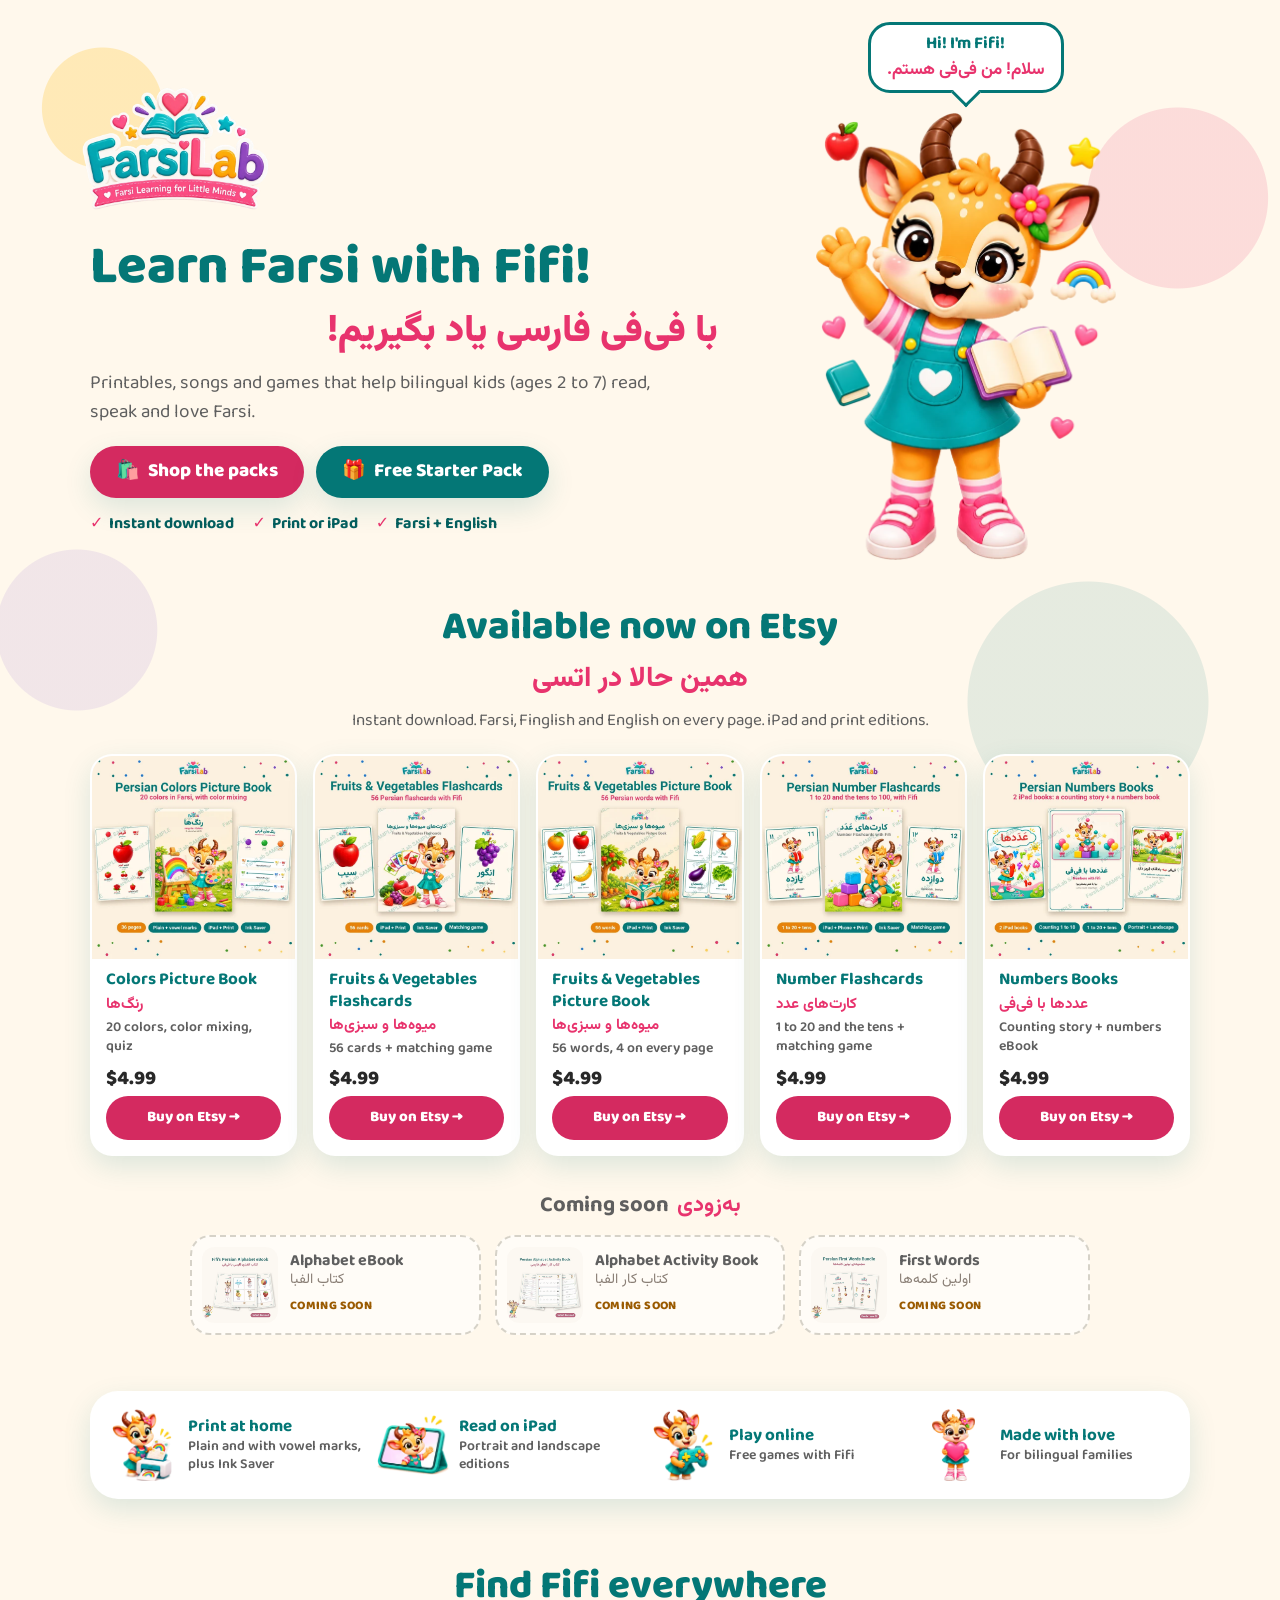
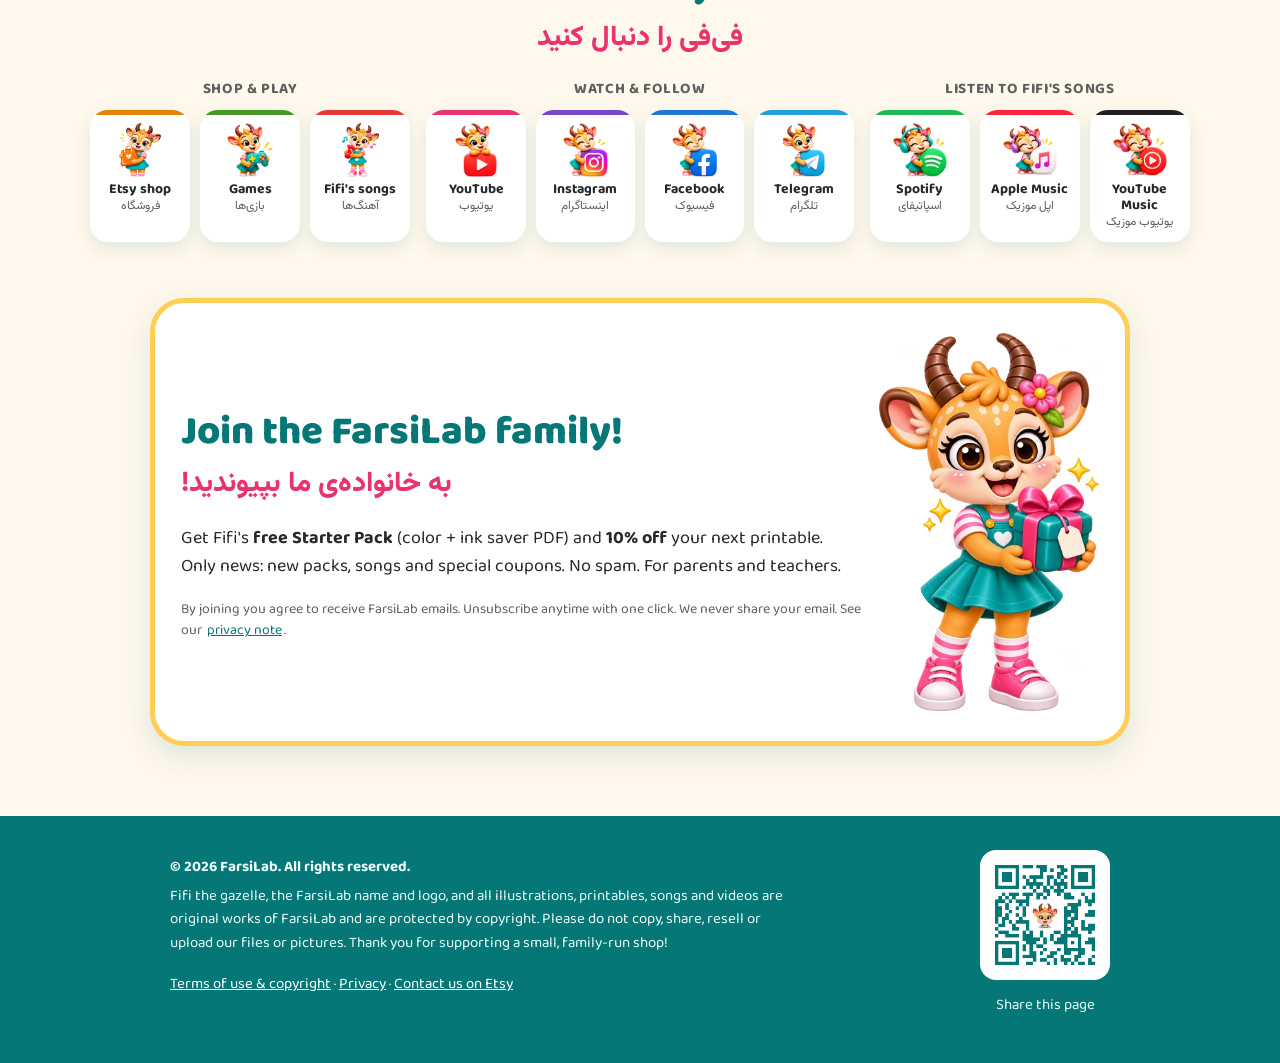
<file: index.html>
<!DOCTYPE html>
<html lang="en">
<head>
<meta charset="utf-8">
<meta name="viewport" content="width=device-width, initial-scale=1">
<title>FarsiLab · Learn Farsi with Fifi</title>
<meta name="description" content="Farsi learning printables, songs and videos for bilingual kids, with Fifi the baby gazelle. Shop on Etsy, watch on YouTube, follow on Instagram.">
<meta property="og:title" content="FarsiLab · Learn Farsi with Fifi">
<meta property="og:description" content="Farsi printables, songs and videos for bilingual kids.">
<meta property="og:image" content="assets/pack_colors.webp">
<link rel="icon" href="assets/favicon.png">
<link rel="apple-touch-icon" href="assets/apple-touch-icon.png?v=2">
<link rel="manifest" href="manifest.webmanifest?v=2">
<meta name="apple-mobile-web-app-title" content="FarsiLab">
<meta name="theme-color" content="#047776">
<link rel="preconnect" href="https://fonts.googleapis.com">
<link rel="preconnect" href="https://fonts.gstatic.com" crossorigin>
<link href="https://fonts.googleapis.com/css2?family=Baloo+2:wght@500;600;700;800&family=Vazirmatn:wght@500;700;900&display=swap" rel="stylesheet">
<link rel="stylesheet" href="styles.css?v=20261122c">
</head>
<body>
<div class="wrap wide">

  <header class="hero3">
    <div class="hero-text">
      <img class="logo" src="assets/fifi_logo_full.webp" alt="FarsiLab" width="600" height="600">
      <h1>Learn Farsi with Fifi!<span class="fa">با فی‌فی فارسی یاد بگیریم!</span></h1>
      <p class="lead">Printables, songs and games that help bilingual kids (ages 2 to 7) read, speak and love Farsi.</p>
      <div class="cta-row">
        <a class="cta cta-shop" href="#shop"><span aria-hidden="true">🛍️</span> Shop the packs</a>
        <a class="cta cta-free" href="#news"><span aria-hidden="true">🎁</span> Free Starter Pack</a>
      </div>
      <ul class="trust" aria-label="About our printables">
        <li>Instant download</li>
        <li>Print or iPad</li>
        <li>Farsi + English</li>
      </ul>
    </div>
    <div class="hero-fifi">
      <span class="bubble">Hi! I'm Fifi! <span class="fa">سلام! من فی‌فی هستم.</span></span>
      <img class="fifi-hero" src="assets/fifi_hello.webp" alt="Fifi the baby gazelle waving hello" width="603" height="900">
    </div>
  </header>

  <section id="shop">
    <h2>Available now on Etsy<span class="fa">همین حالا در اتسی</span></h2>
    <p class="center sub-h">Instant download. Farsi, Finglish and English on every page. iPad and print editions.</p>
    <div class="prods">
      <a class="prod" href="https://www.etsy.com/listing/513215961" target="_blank" rel="noopener"><img src="assets/shop_colors_book.webp" alt="Colors Picture Book" width="640" height="640"><div><b>Colors Picture Book</b><span class="fa">رنگ‌ها</span><span class="d">20 colors, color mixing, quiz</span><span class="buyrow"><span class="price">$4.99</span><em>Buy on Etsy →</em></span></div></a>
      <a class="prod" href="https://www.etsy.com/listing/510297779" target="_blank" rel="noopener"><img src="assets/shop_fv_cards.webp" alt="Fruits &amp; Vegetables Flashcards" width="640" height="640"><div><b>Fruits &amp; Vegetables Flashcards</b><span class="fa">میوه‌ها و سبزی‌ها</span><span class="d">56 cards + matching game</span><span class="buyrow"><span class="price">$4.99</span><em>Buy on Etsy →</em></span></div></a>
      <a class="prod" href="https://www.etsy.com/listing/497805090" target="_blank" rel="noopener"><img src="assets/shop_fv_book.webp" alt="Fruits &amp; Vegetables Picture Book" width="640" height="640" loading="lazy"><div><b>Fruits &amp; Vegetables Picture Book</b><span class="fa">میوه‌ها و سبزی‌ها</span><span class="d">56 words, 4 on every page</span><span class="buyrow"><span class="price">$4.99</span><em>Buy on Etsy →</em></span></div></a>
      <a class="prod" href="https://www.etsy.com/listing/510307805" target="_blank" rel="noopener"><img src="assets/shop_numbers_cards.webp" alt="Number Flashcards" width="640" height="640" loading="lazy"><div><b>Number Flashcards</b><span class="fa">کارت‌های عدد</span><span class="d">1 to 20 and the tens + matching game</span><span class="buyrow"><span class="price">$4.99</span><em>Buy on Etsy →</em></span></div></a>
      <a class="prod" href="https://www.etsy.com/listing/511504371" target="_blank" rel="noopener"><img src="assets/shop_numbers_books.webp" alt="Numbers Books" width="640" height="640" loading="lazy"><div><b>Numbers Books</b><span class="fa">عددها با فی‌فی</span><span class="d">Counting story + numbers eBook</span><span class="buyrow"><span class="price">$4.99</span><em>Buy on Etsy →</em></span></div></a>
    </div>
    <h3 class="soon-h">Coming soon<span class="fa">به‌زودی</span></h3>
    <div class="soons">
      <div class="soonc"><img src="assets/pack_alphabet.webp" alt="Alphabet eBook, coming soon" width="640" height="592" loading="lazy"><div><b>Alphabet eBook</b><span class="fa">کتاب الفبا</span><span class="tag">Coming soon</span></div></div>
      <div class="soonc"><img src="assets/pack_activity.webp" alt="Alphabet Activity Book, coming soon" width="640" height="592" loading="lazy"><div><b>Alphabet Activity Book</b><span class="fa">کتاب کار الفبا</span><span class="tag">Coming soon</span></div></div>
      <div class="soonc"><img src="assets/pack_firstwords.webp" alt="First Words, coming soon" width="640" height="592" loading="lazy"><div><b>First Words</b><span class="fa">اولین کلمه‌ها</span><span class="tag">Coming soon</span></div></div>
    </div>
  </section>

  <section class="feat2" aria-label="Why families love FarsiLab">
    <div><img src="assets/icons/fifi_printer.webp" alt="" loading="lazy"><p><b>Print at home</b><span>Plain and with vowel marks, plus Ink Saver</span></p></div>
    <div><img src="assets/icons/fifi_tablet.webp" alt="" loading="lazy"><p><b>Read on iPad</b><span>Portrait and landscape editions</span></p></div>
    <div><img src="assets/icons/fifi_games.webp" alt="" loading="lazy"><p><b>Play online</b><span>Free games with Fifi</span></p></div>
    <div><img src="assets/icons/fifi_heart.webp" alt="" loading="lazy"><p><b>Made with love</b><span>For bilingual families</span></p></div>
  </section>

  <section id="links">
    <h2>Find Fifi everywhere<span class="fa">فی‌فی را دنبال کنید</span></h2>
    <nav class="groups" aria-label="FarsiLab links">
      <div class="group">
        <h3>Shop &amp; play</h3>
        <div class="tiles n3">
          <a class="tile" href="https://www.etsy.com/shop/FarsiLab" target="_blank" rel="noopener" style="--c:#E6820A"><img src="assets/icons/fifi_shop.webp" alt="" loading="lazy"><b>Etsy shop</b><span class="fa">فروشگاه</span></a>
          <a class="tile" href="play.html" style="--c:#469628"><img src="assets/icons/fifi_games.webp" alt="" loading="lazy"><b>Games</b><span class="fa">بازی‌ها</span></a>
          <a class="tile" href="songs.html" style="--c:#E53935"><img src="assets/icons/fifi_songs.webp" alt="" loading="lazy"><b>Fifi's songs</b><span class="fa">آهنگ‌ها</span></a>
        </div>
      </div>
      <div class="group">
        <h3>Watch &amp; follow</h3>
        <div class="tiles n4">
          <a class="tile" href="https://www.youtube.com/@farsilabshop" target="_blank" rel="noopener" style="--c:#E8336D"><img src="assets/icons/fifi_youtube.webp" alt="" loading="lazy"><b>YouTube</b><span class="fa">یوتیوب</span></a>
          <a class="tile" href="https://www.instagram.com/farsilabshop/" target="_blank" rel="noopener" style="--c:#7846C8"><img src="assets/icons/fifi_instagram.webp" alt="" loading="lazy"><b>Instagram</b><span class="fa">اینستاگرام</span></a>
          <a class="tile" href="https://www.facebook.com/farsilabshop" target="_blank" rel="noopener" style="--c:#1E78D2"><img src="assets/icons/fifi_facebook.webp" alt="" loading="lazy"><b>Facebook</b><span class="fa">فیسبوک</span></a>
          <a class="tile" href="https://t.me/farsilabshop" target="_blank" rel="noopener" style="--c:#229ED9"><img src="assets/icons/fifi_telegram.webp" alt="" loading="lazy"><b>Telegram</b><span class="fa">تلگرام</span></a>
        </div>
      </div>
      <div class="group">
        <h3>Listen to Fifi's songs</h3>
        <div class="tiles n3">
          <a class="tile" href="https://open.spotify.com/artist/0EZk156UrCbAj2r585QUzs" target="_blank" rel="noopener" style="--c:#1DB954"><img src="assets/icons/fifi_spotify.webp" alt="" loading="lazy"><b>Spotify</b><span class="fa">اسپاتیفای</span></a>
          <a class="tile" href="https://music.apple.com/us/artist/fifi-farsilab/6834677055" target="_blank" rel="noopener" style="--c:#FA243C"><img src="assets/icons/fifi_apple_music.webp" alt="" loading="lazy"><b>Apple Music</b><span class="fa">اپل موزیک</span></a>
          <a class="tile" href="https://music.youtube.com/channel/UCTX5Sup36EHplqUPojcsk4w" target="_blank" rel="noopener" style="--c:#212121"><img src="assets/icons/fifi_youtube_music.webp" alt="" loading="lazy"><b>YouTube Music</b><span class="fa">یوتیوب موزیک</span></a>
        </div>
      </div>
    </nav>
  </section>

  <section id="news">
    <div class="signup">
      <div>
        <h2>Join the FarsiLab family!<span class="fa">به خانواده‌ی ما بپیوندید!</span></h2>
        <p>Get Fifi's <b>free Starter Pack</b> (color + ink saver PDF) and <b>10% off</b> your next printable. Only news: new packs, songs and special coupons. No spam. For parents and teachers.</p>
        <script async data-uid="0d43b7cd46" src="https://farsilab.kit.com/0d43b7cd46/index.js"></script>
        <small>By joining you agree to receive FarsiLab emails. Unsubscribe anytime with one click. We never share your email. See our <a href="privacy.html">privacy note</a>.</small>
      </div>
      <img src="assets/fifi_gift.webp" alt="Fifi holding a gift box" width="349" height="600" loading="lazy">
    </div>
  </section>

</div>

<footer>
  <div class="wrap row">
    <div>
      <p><b>© 2026 FarsiLab. All rights reserved.</b></p>
      <p>Fifi the gazelle, the FarsiLab name and logo, and all illustrations, printables, songs and videos are original works of FarsiLab and are protected by copyright. Please do not copy, share, resell or upload our files or pictures. Thank you for supporting a small, family-run shop!</p>
      <p><a href="terms.html">Terms of use &amp; copyright</a> · <a href="privacy.html">Privacy</a> · <a href="https://www.etsy.com/shop/FarsiLab" target="_blank" rel="noopener">Contact us on Etsy</a></p>
    </div>
    <div class="center"><img class="qr" src="assets/qr_site.png?v=2" alt="QR code for this page"><p>Share this page</p></div>
  </div>
</footer>

<script>if ("serviceWorker" in navigator) navigator.serviceWorker.register("sw.js").catch(() => {});</script>
</body>
</html>
</file>
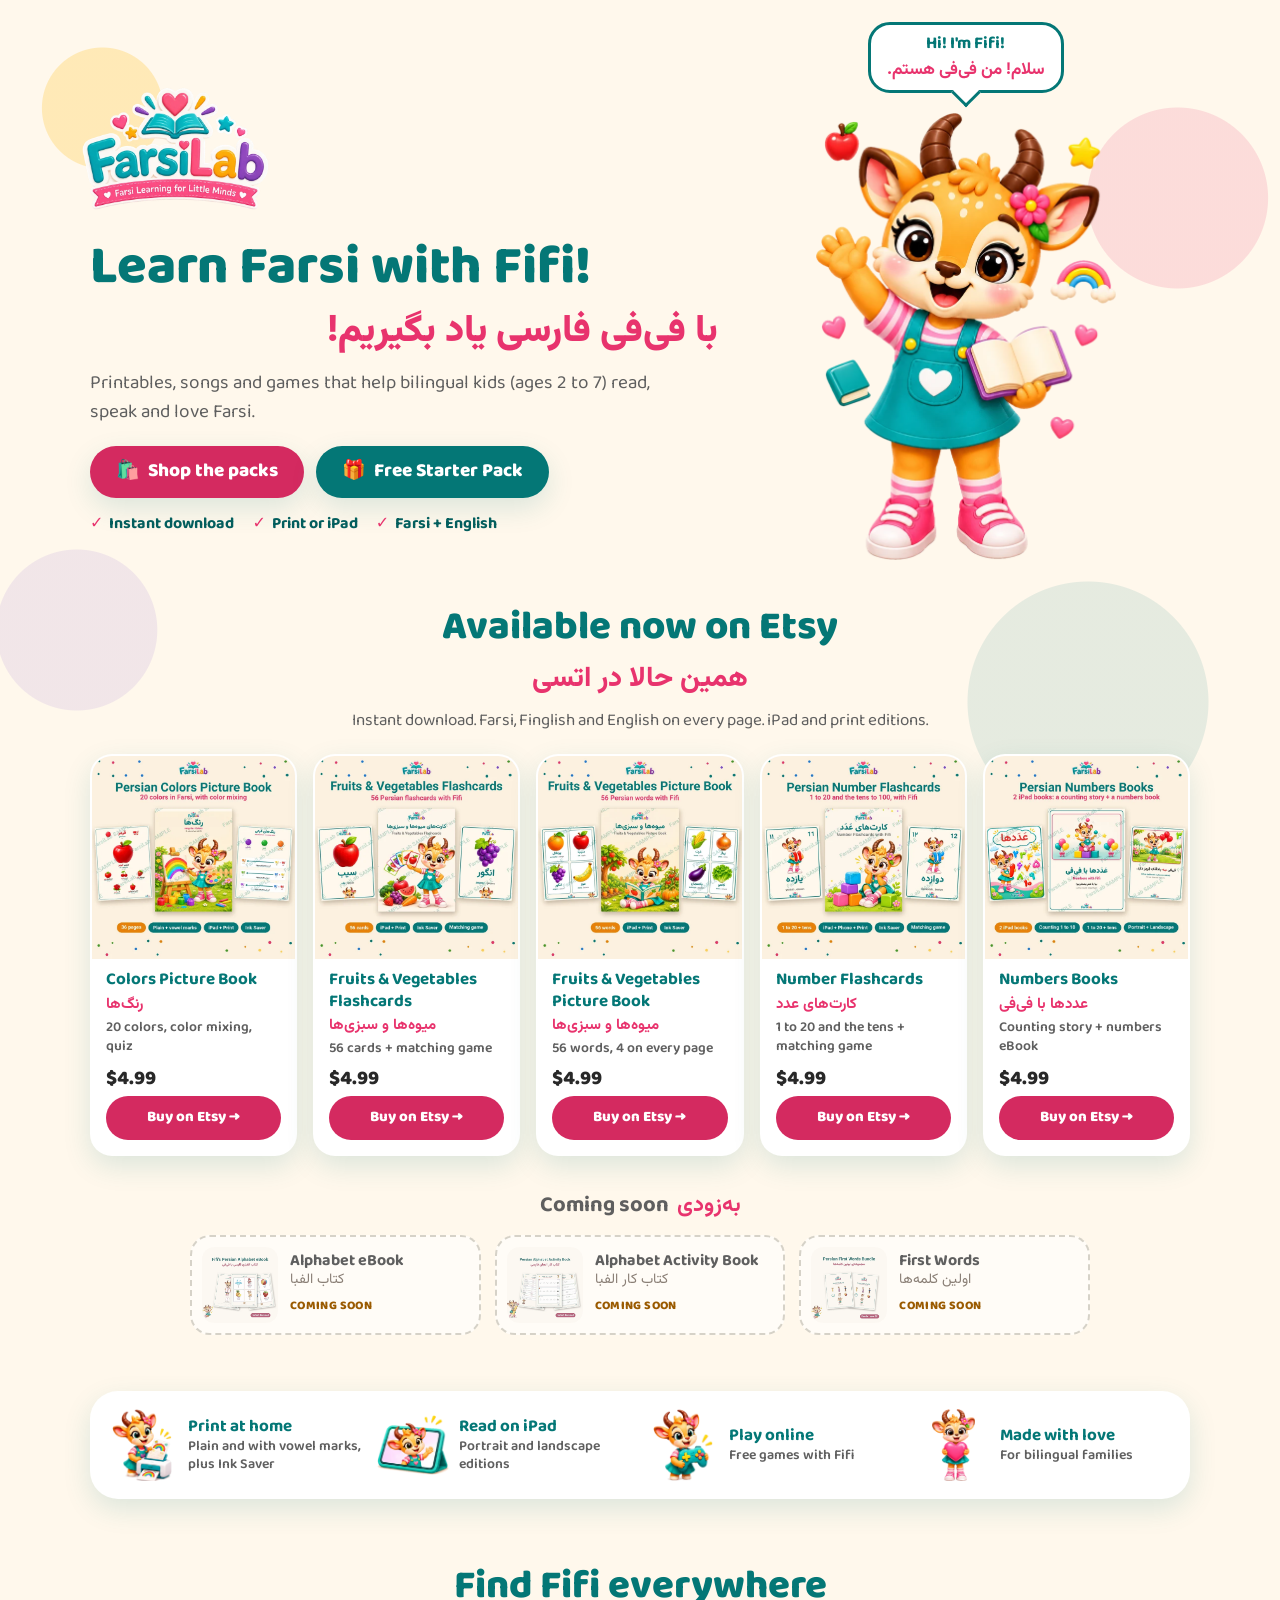
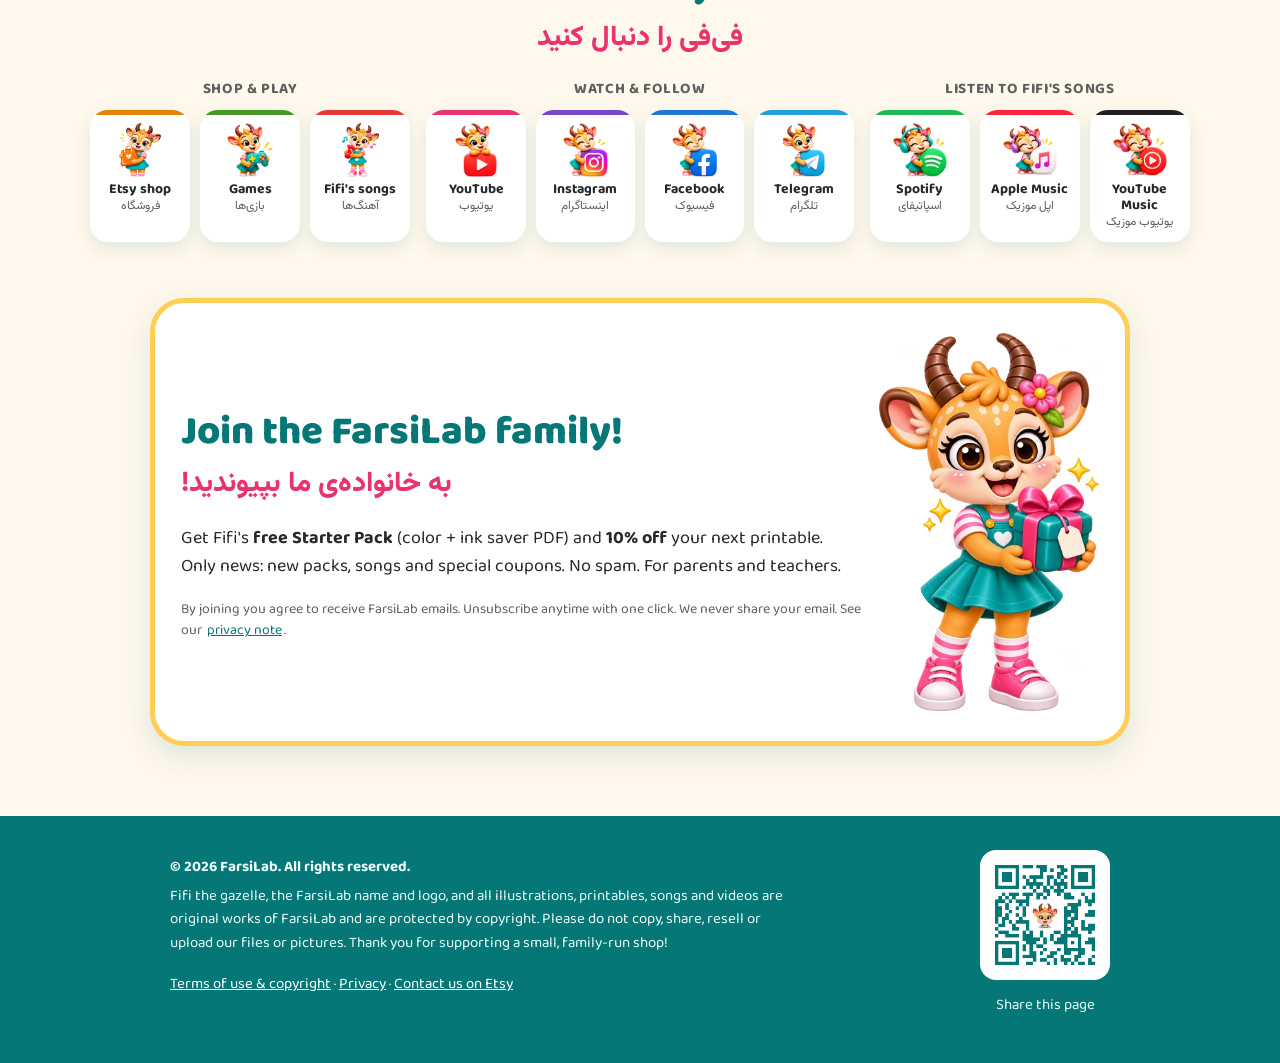
<file: pack.html>
<!DOCTYPE html>
<html lang="en">
<head>
<meta charset="utf-8">
<meta name="viewport" content="width=device-width, initial-scale=1">
<title>FarsiLab · Pack preview</title>
<link rel="icon" href="assets/favicon.png">
<link rel="apple-touch-icon" href="assets/apple-touch-icon.png?v=2">
<link rel="manifest" href="manifest.webmanifest?v=2">
<meta name="apple-mobile-web-app-title" content="FarsiLab">
<meta name="theme-color" content="#047776">
<link rel="preconnect" href="https://fonts.googleapis.com">
<link rel="preconnect" href="https://fonts.gstatic.com" crossorigin>
<link href="https://fonts.googleapis.com/css2?family=Baloo+2:wght@500;600;700;800&family=Vazirmatn:wght@500;700;900&display=swap" rel="stylesheet">
<link rel="stylesheet" href="styles.css?v=20261122c">
</head>
<body>
<div class="wrap">
  <a class="back top" href="index.html#packs">← Back to home</a>

  <div class="doc pack-page" id="pack">
    <h1 id="t"></h1>
    <p class="fa pack-fa" id="fa"></p>
    <p class="lead" id="blurb"></p>
    <ul id="inc"></ul>
    <a class="btn b-etsy buy" id="buy" target="_blank" rel="noopener">
      <span class="ico">🛍️</span><span id="buylabel">Buy on Etsy</span><span id="price"></span></a>

    <h2 class="samples-h">Peek inside<span class="fa">نگاهی به داخل</span></h2>
    <p class="center small">Sample pictures. The real files have no watermark.</p>
    <div class="samples" id="samples"></div>
  </div>

  <p class="center"><a class="back" href="index.html#packs">← Back to all packs</a></p>
</div>

<footer>
  <div class="wrap">
    <p><b>© 2026 FarsiLab. All rights reserved.</b> Please do not copy, share or upload our pictures. <a href="terms.html">Terms of use &amp; copyright</a></p>
  </div>
</footer>

<script src="packs.js?v=20261122a"></script>
<script>
  const id = new URLSearchParams(location.search).get("p");
  const p = PACKS[id];
  if (!p) { location.replace("index.html#packs"); }
  else {
    document.title = "FarsiLab · " + p.title;
    document.getElementById("t").textContent = p.title;
    document.getElementById("fa").textContent = p.fa;
    document.getElementById("blurb").textContent = p.blurb;
    document.getElementById("inc").innerHTML = p.includes.map(x => "<li>" + x + "</li>").join("");
    const buy = document.getElementById("buy");
    buy.href = p.etsy || SHOP;
    document.getElementById("buylabel").textContent = p.etsy ? "Buy on Etsy" : "Shop on Etsy";
    document.getElementById("price").textContent = p.price;
    const s = document.getElementById("samples");
    for (let i = 1; i <= p.samples; i++) {
      const img = document.createElement("img");
      img.src = "assets/samples/" + id + "_" + i + ".webp";
      img.alt = p.title + " sample " + i; img.loading = "lazy";
      img.oncontextmenu = () => false; img.draggable = false;
      s.appendChild(img);
    }
  }
</script>
</body>
</html>
</file>
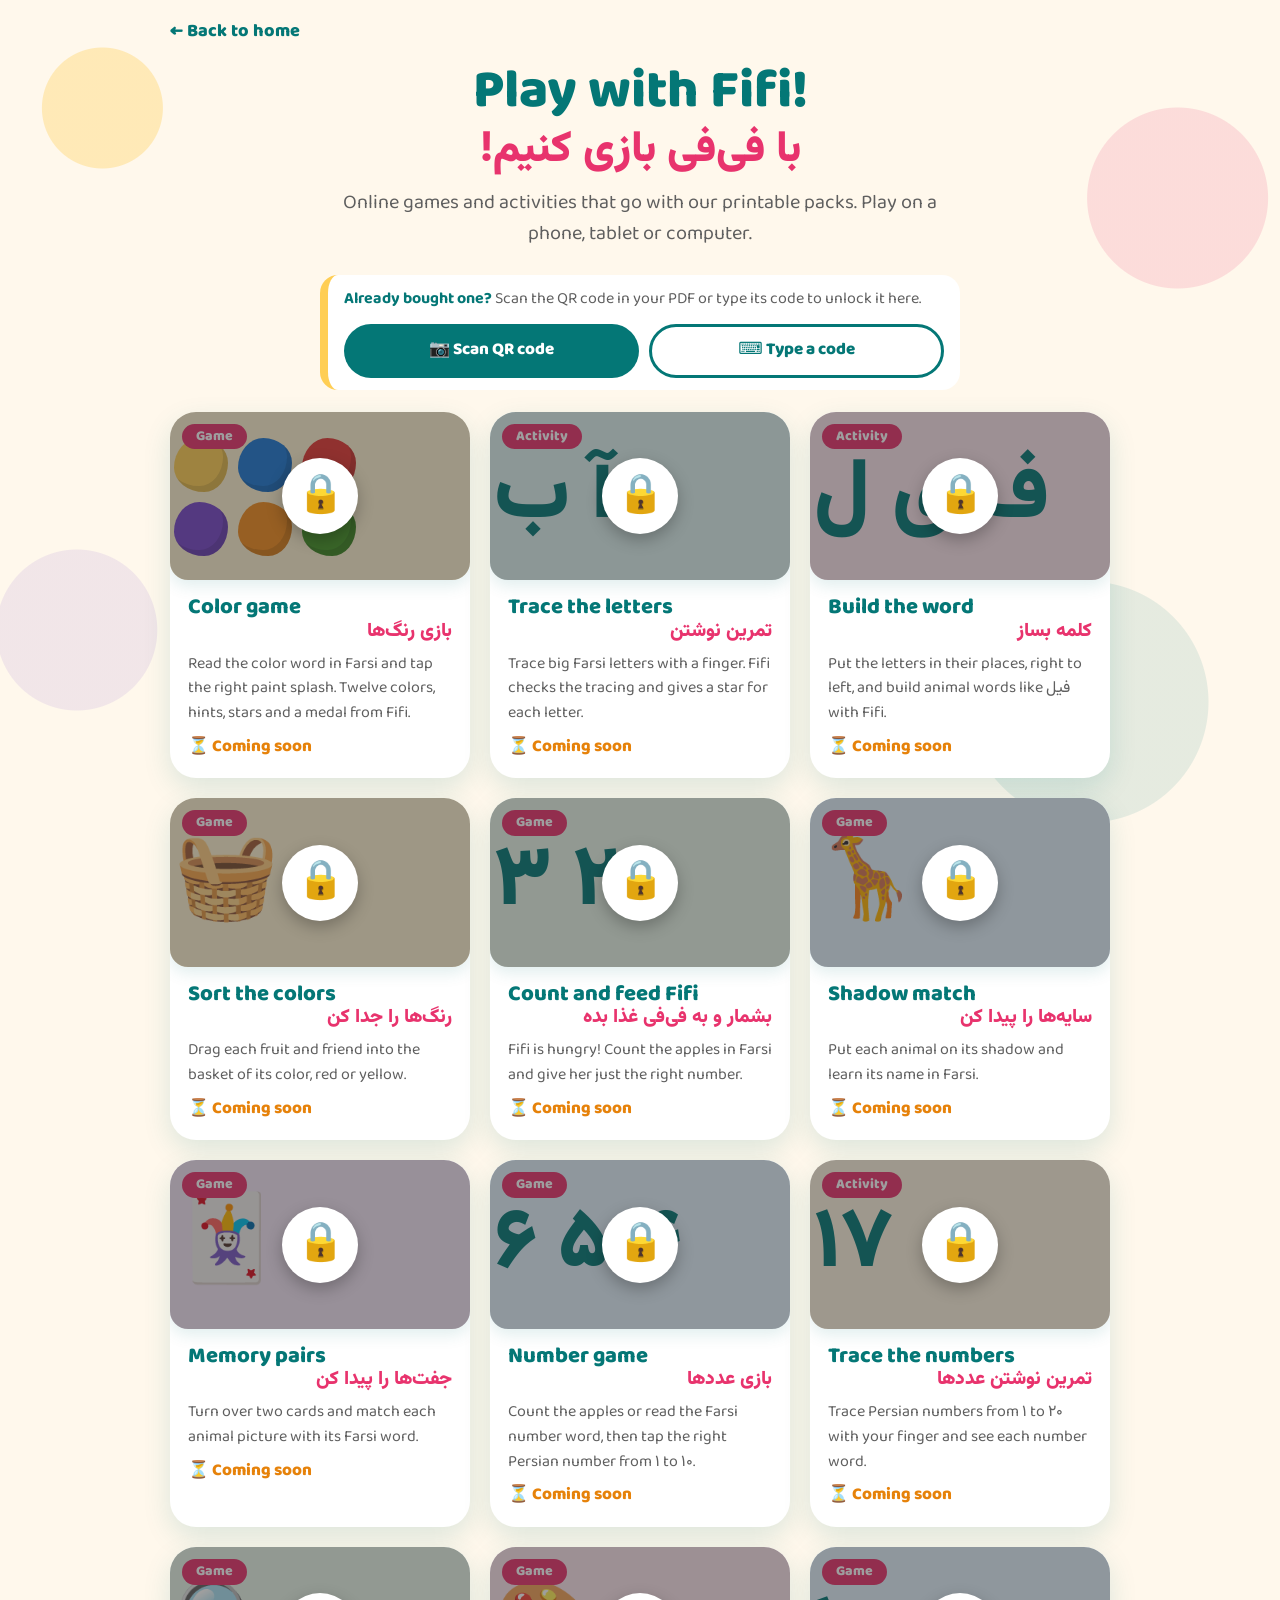
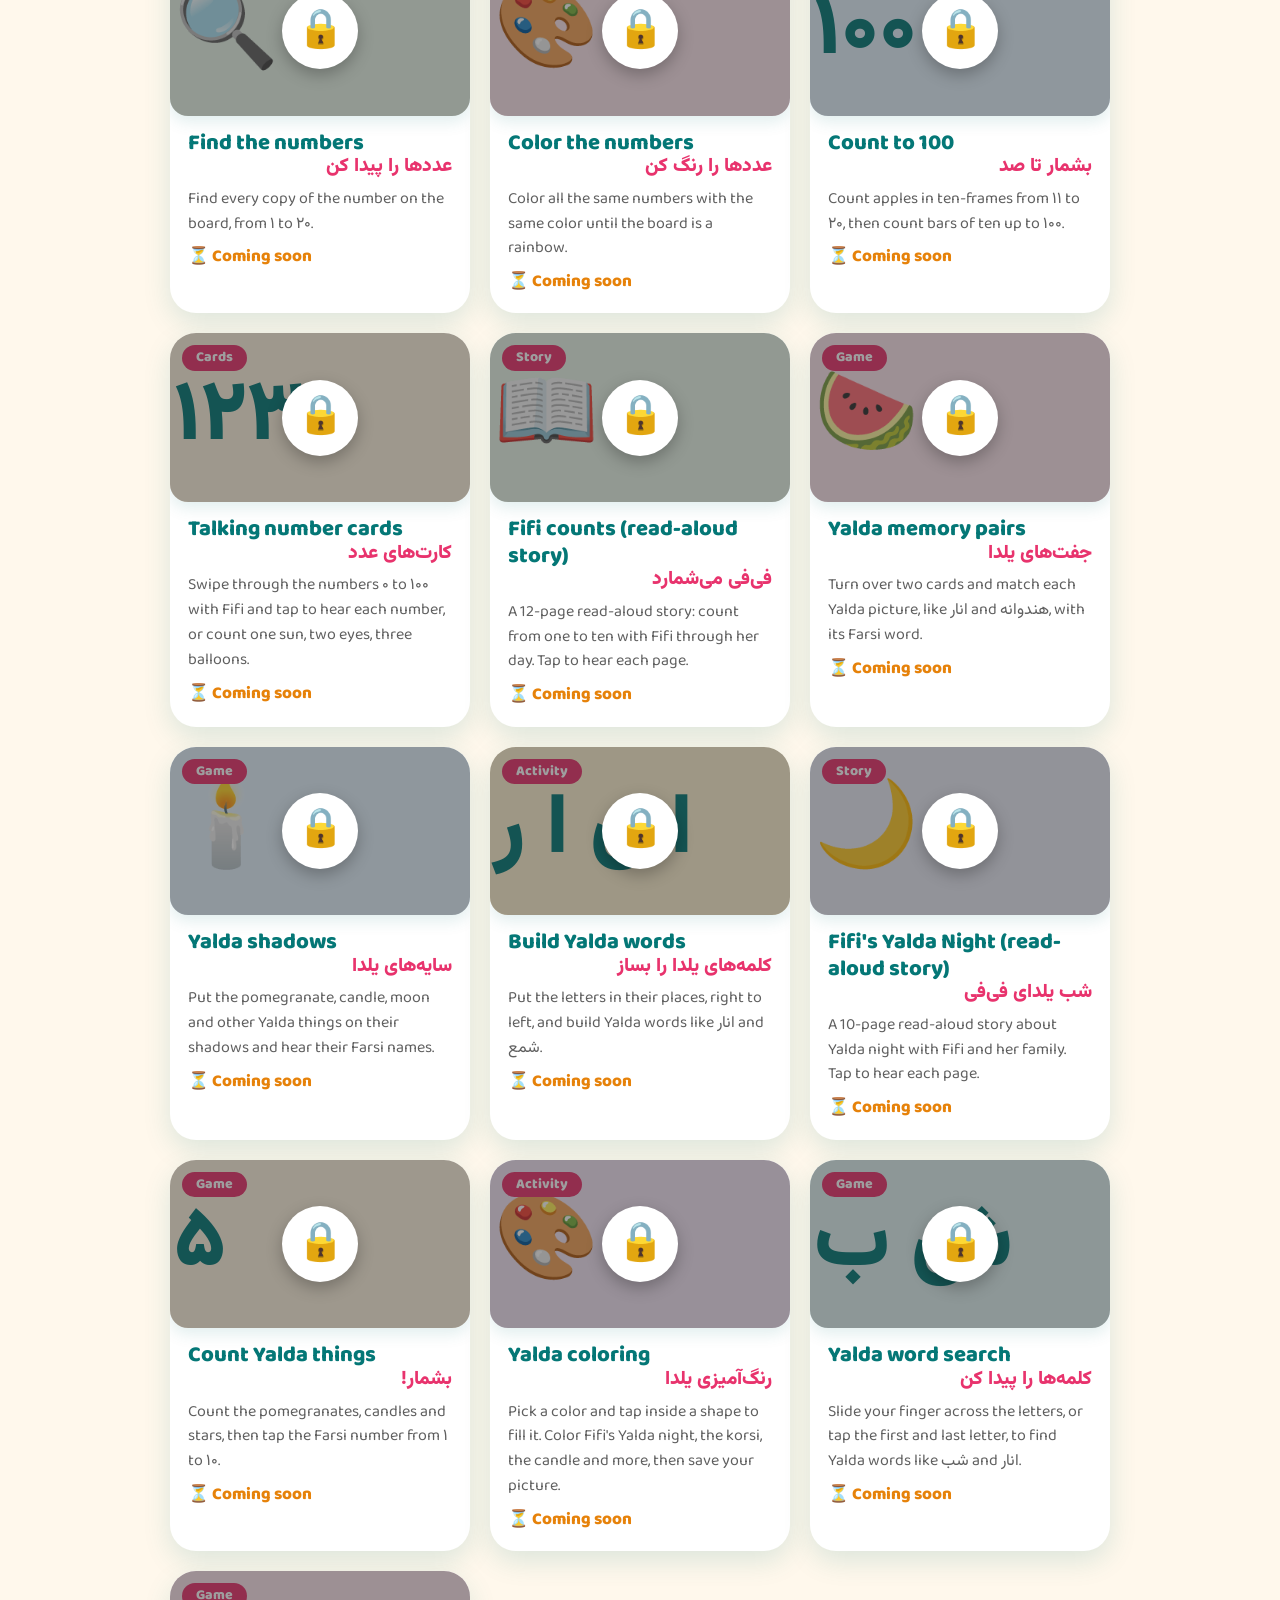
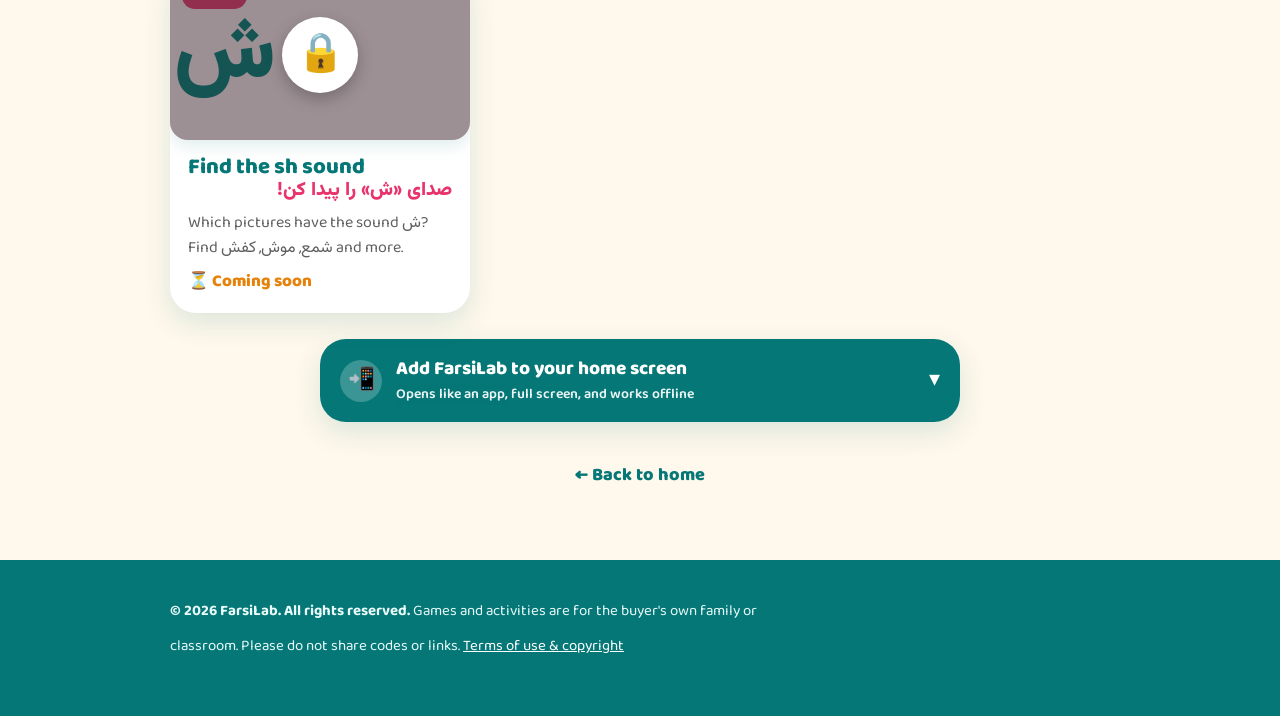
<file: play.html>
<!DOCTYPE html>
<html lang="en">
<head>
<meta charset="utf-8">
<meta name="viewport" content="width=device-width, initial-scale=1">
<title>FarsiLab · Play with Fifi</title>
<meta name="description" content="Online Farsi games and activities for kids that go with FarsiLab printable packs.">
<link rel="icon" href="assets/favicon.png">
<link rel="apple-touch-icon" href="assets/apple-touch-icon.png?v=2">
<link rel="manifest" href="manifest.webmanifest?v=2">
<meta name="apple-mobile-web-app-title" content="FarsiLab">
<meta name="theme-color" content="#047776">
<link rel="preconnect" href="https://fonts.googleapis.com">
<link rel="preconnect" href="https://fonts.gstatic.com" crossorigin>
<link href="https://fonts.googleapis.com/css2?family=Baloo+2:wght@500;600;700;800&family=Vazirmatn:wght@500;700;900&display=swap" rel="stylesheet">
<link rel="stylesheet" href="styles.css?v=20261122c">
<link rel="stylesheet" href="play.css?v=20261122a">
</head>
<body>
<div class="wrap">
  <a class="back top" href="index.html">← Back to home</a>

  <header class="hero play-hero">
    <h1>Play with Fifi!<span class="fa">با فی‌فی بازی کنیم!</span></h1>
    <p class="lead">Online games and activities that go with our printable packs. Play on a phone, tablet or computer.</p>
  </header>

  <div class="how" id="how">
    <b>Already bought one?</b> Scan the QR code in your PDF or type its code to unlock it here.
    <div class="unlock-row">
      <button class="pbtn go" type="button" id="scanBtn">📷 Scan QR code</button>
      <button class="pbtn code" type="button" id="typeBtn">⌨️ Type a code</button>
    </div>
    <form class="codebox" id="anyCode" hidden>
      <input type="text" autocomplete="off" autocapitalize="characters" spellcheck="false" placeholder="XXXX-XXXX-XXXX" aria-label="Unlock code">
      <button class="pbtn go" type="submit">Unlock</button>
      <div class="err" role="alert"></div>
    </form>
  </div>
  <div class="toast" id="toast" role="status" aria-live="polite" hidden></div>

  <div class="play-grid" id="grid"></div>

  <details class="install" id="install">
    <summary><span class="ico">📲</span><span>Add FarsiLab to your home screen<span class="sub">Opens like an app, full screen, and works offline</span></span></summary>
    <div class="steps">
      <h3>iPhone and iPad (Safari)</h3>
      <ol>
        <li>Open this page in <b>Safari</b>.</li>
        <li>Tap the <b>Share</b> button <span class="key">⬆️</span> (a square with an arrow). On newer iPhones, tap <b>•••</b> first, then <b>Share</b>.</li>
        <li>Scroll down and tap <b>Add to Home Screen</b>.</li>
        <li>Keep <b>Open as Web App</b> on, then tap <b>Add</b>.</li>
      </ol>
      <h3>Android (Chrome)</h3>
      <ol>
        <li>Open this page in <b>Chrome</b>.</li>
        <li>Tap the menu <span class="key">⋮</span> at the top right.</li>
        <li>Tap <b>Add to Home screen</b> or <b>Install app</b>, then <b>Install</b>.</li>
      </ol>
      <h3>Then unlock your games in the app</h3>
      <p>The app keeps its own unlocks, separate from the browser. Open <b>FarsiLab</b> from your home screen, tap <b>📷 Scan QR code</b> at the top and scan the QR code in your PDF (or tap <b>⌨️ Type a code</b>). Use the scan button inside the app, not the phone's camera app, which opens the browser instead.</p>
      <p class="small">Open each game once while you have internet. After that it also works offline, for example in the car or on a plane.</p>
    </div>
  </details>

  <p class="center"><a class="back" href="index.html">← Back to home</a></p>
</div>

<footer>
  <div class="wrap">
    <p><b>© 2026 FarsiLab. All rights reserved.</b> Games and activities are for the buyer's own family or classroom. Please do not share codes or links. <a href="terms.html">Terms of use &amp; copyright</a></p>
  </div>
</footer>

<div class="scanner" id="scanner" hidden>
  <div class="scan-box">
    <div class="scan-head"><b>Scan the QR code in your PDF</b><button type="button" id="scanClose" aria-label="Close">✕</button></div>
    <div class="scan-view"><video id="scanVideo" playsinline muted></video><div class="scan-frame"></div></div>
    <p class="scan-msg" id="scanMsg">Point the camera at the QR code.</p>
    <label class="pbtn code scan-photo">🖼️ Use a photo instead<input type="file" accept="image/*" capture="environment" id="scanFile" hidden></label>
  </div>
</div>

<div class="player" id="player" hidden>
  <div class="player-bar">
    <button id="close" type="button">← Back to Play</button>
    <span id="ptitle"></span>
  </div>
  <iframe id="frame" title="FarsiLab activity" allow="autoplay"></iframe>
</div>

<script src="packs.js?v=20261122a"></script>
<script src="jsqr.min.js?v=1" defer></script>
<script src="play.js?v=20261122a"></script>
<script>if ("serviceWorker" in navigator) navigator.serviceWorker.register("sw.js").catch(() => {});</script>
</body>
</html>
</file>
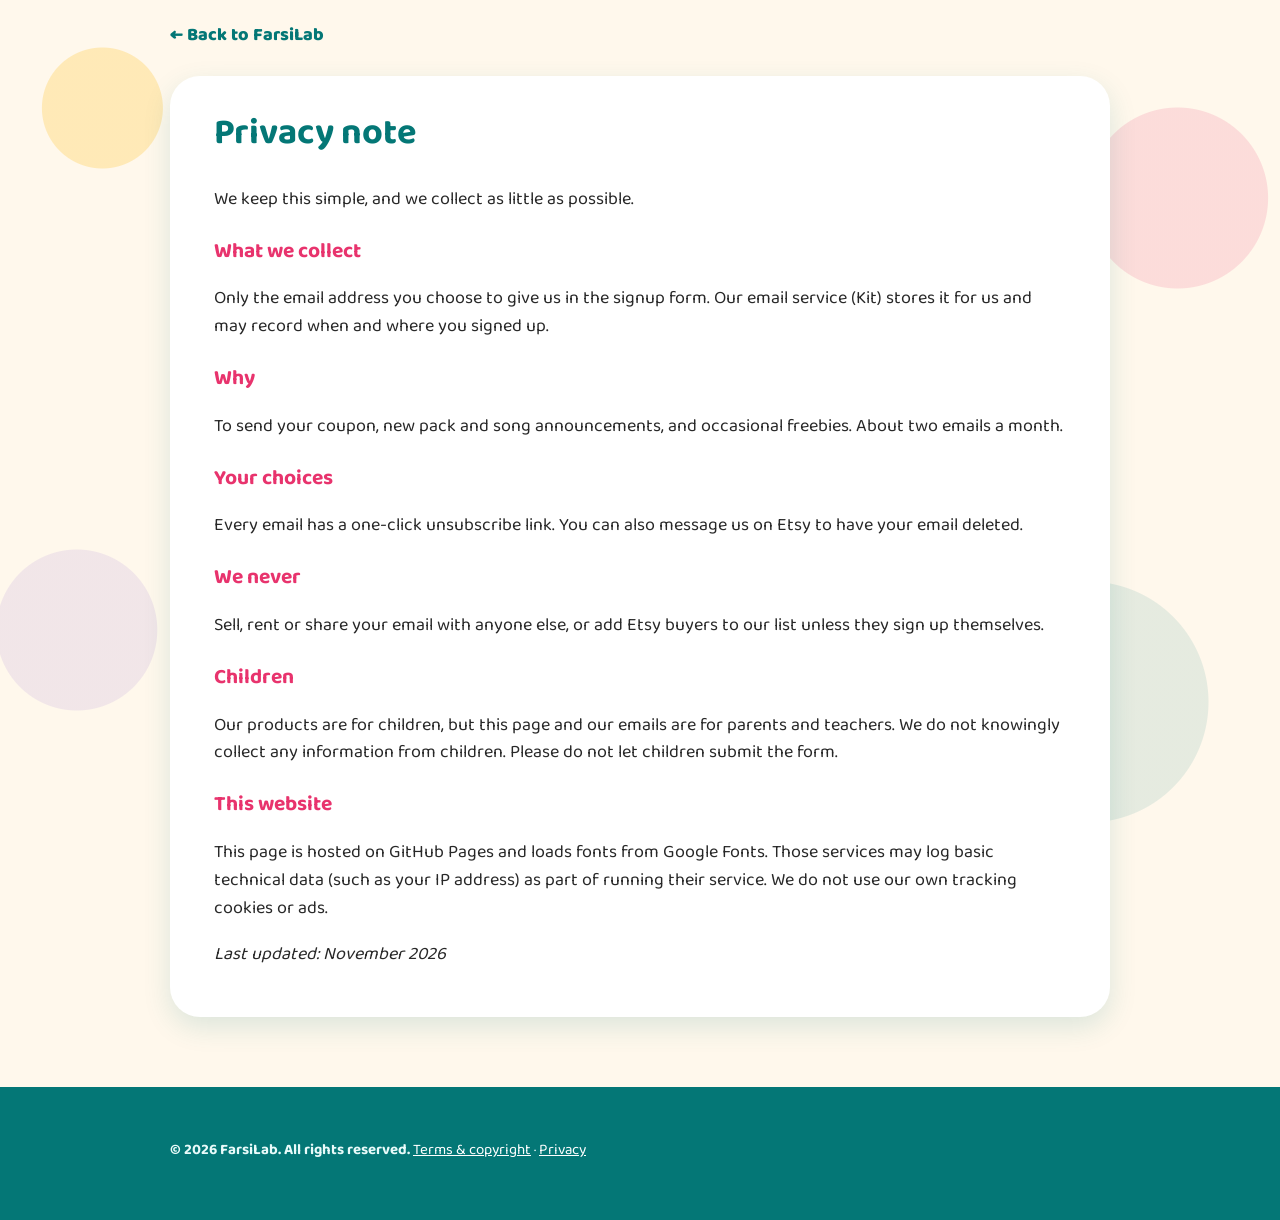
<file: privacy.html>
<!DOCTYPE html>
<html lang="en">
<head>
<meta charset="utf-8">
<meta name="viewport" content="width=device-width, initial-scale=1">
<title>Privacy · FarsiLab</title>
<meta name="description" content="Farsi learning printables, songs and videos for bilingual kids, with Fifi the baby gazelle. Shop on Etsy, watch on YouTube, follow on Instagram.">
<meta property="og:title" content="FarsiLab · Learn Farsi with Fifi">
<meta property="og:description" content="Farsi printables, songs and videos for bilingual kids.">
<meta property="og:image" content="assets/pack_colors.webp">
<link rel="icon" href="assets/favicon.png">
<link rel="apple-touch-icon" href="assets/apple-touch-icon.png?v=2">
<link rel="manifest" href="manifest.webmanifest?v=2">
<meta name="apple-mobile-web-app-title" content="FarsiLab">
<meta name="theme-color" content="#047776">
<link rel="preconnect" href="https://fonts.googleapis.com">
<link rel="preconnect" href="https://fonts.gstatic.com" crossorigin>
<link href="https://fonts.googleapis.com/css2?family=Baloo+2:wght@500;600;700;800&family=Vazirmatn:wght@500;700;900&display=swap" rel="stylesheet">
<link rel="stylesheet" href="styles.css?v=20261122c">
</head>
<body>
<div class="wrap">
  <a class="back" href="index.html">← Back to FarsiLab</a>
  <div class="doc">
    <h1>Privacy note</h1>
    <p>We keep this simple, and we collect as little as possible.</p>
    <h3>What we collect</h3>
    <p>Only the email address you choose to give us in the signup form. Our email service (Kit) stores it for us and may record when and where you signed up.</p>
    <h3>Why</h3>
    <p>To send your coupon, new pack and song announcements, and occasional freebies. About two emails a month.</p>
    <h3>Your choices</h3>
    <p>Every email has a one-click unsubscribe link. You can also message us on Etsy to have your email deleted.</p>
    <h3>We never</h3>
    <p>Sell, rent or share your email with anyone else, or add Etsy buyers to our list unless they sign up themselves.</p>
    <h3>Children</h3>
    <p>Our products are for children, but this page and our emails are for parents and teachers. We do not knowingly collect any information from children. Please do not let children submit the form.</p>
    <h3>This website</h3>
    <p>This page is hosted on GitHub Pages and loads fonts from Google Fonts. Those services may log basic technical data (such as your IP address) as part of running their service. We do not use our own tracking cookies or ads.</p>
    <p><i>Last updated: November 2026</i></p>
  </div>
</div>
<footer><div class="wrap"><p><b>© 2026 FarsiLab. All rights reserved.</b> <a href="terms.html">Terms &amp; copyright</a> · <a href="privacy.html">Privacy</a></p></div></footer>
</body>
</html>
</file>
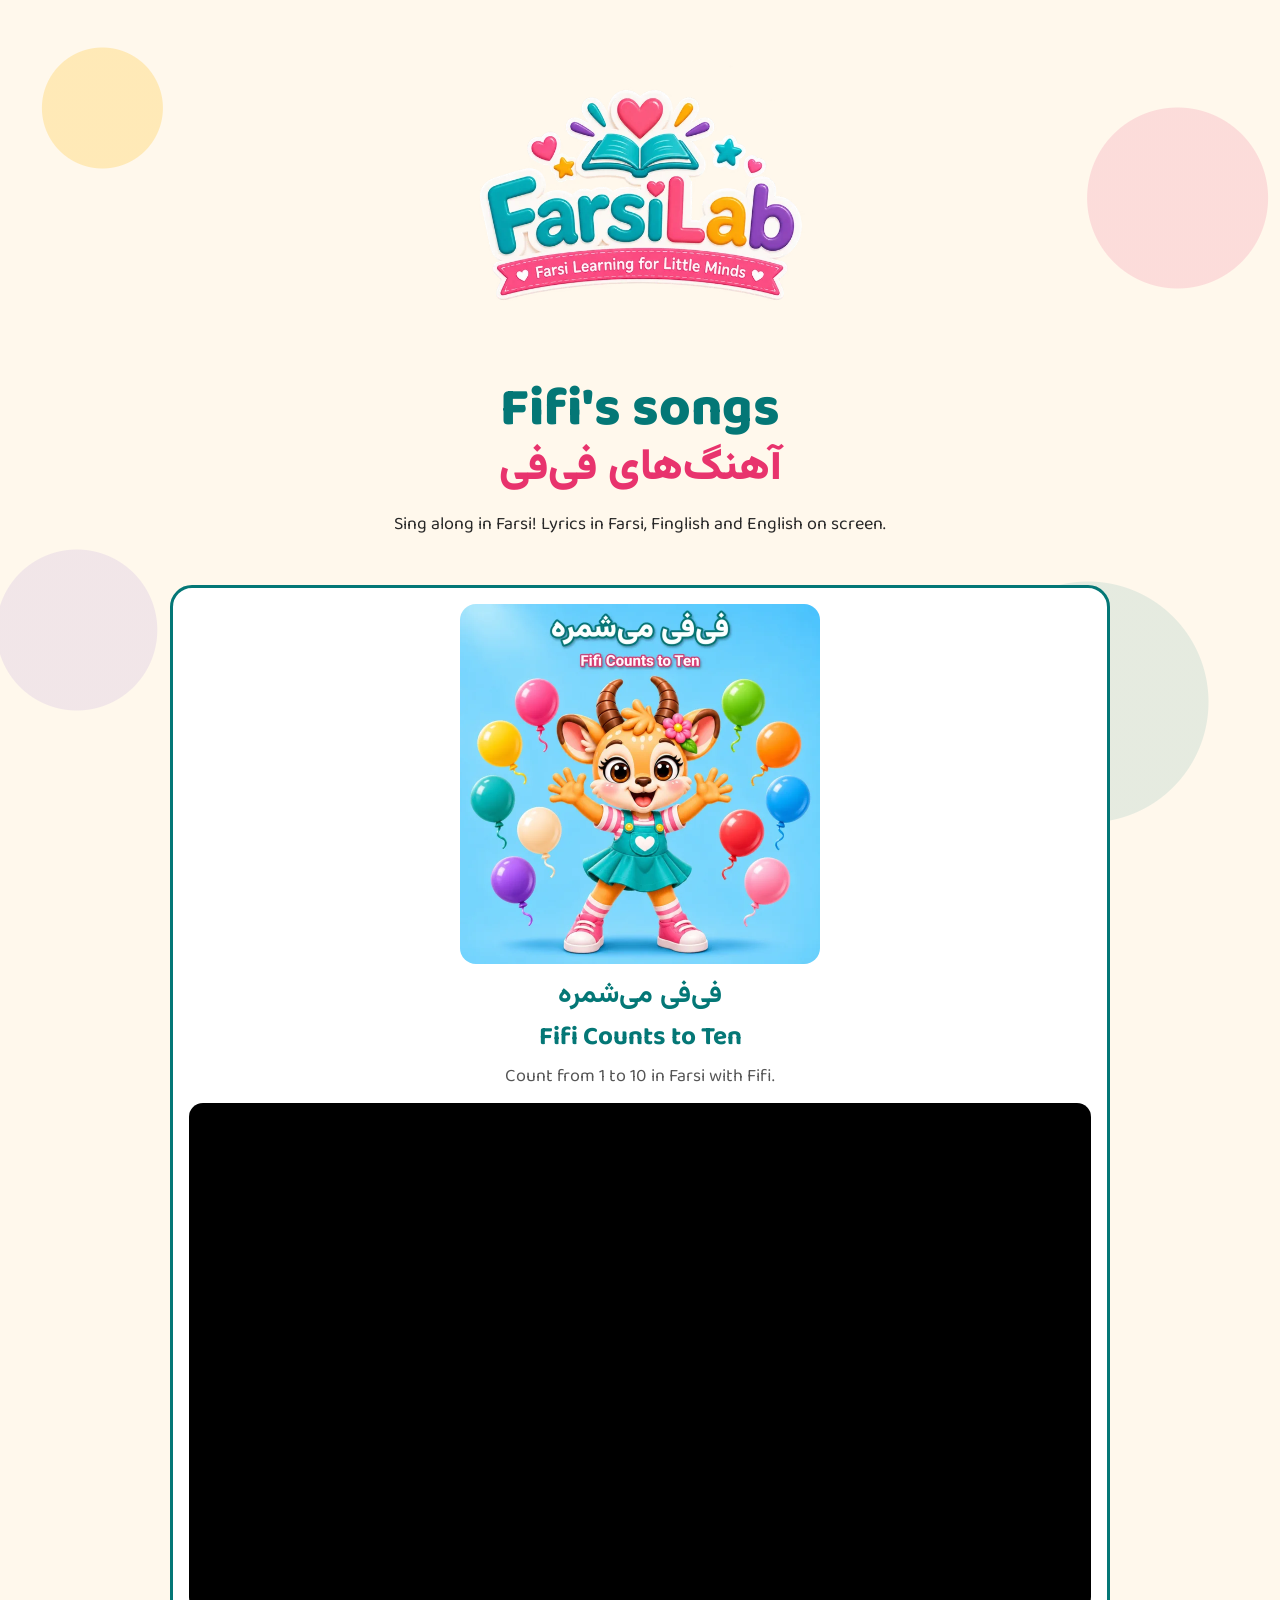
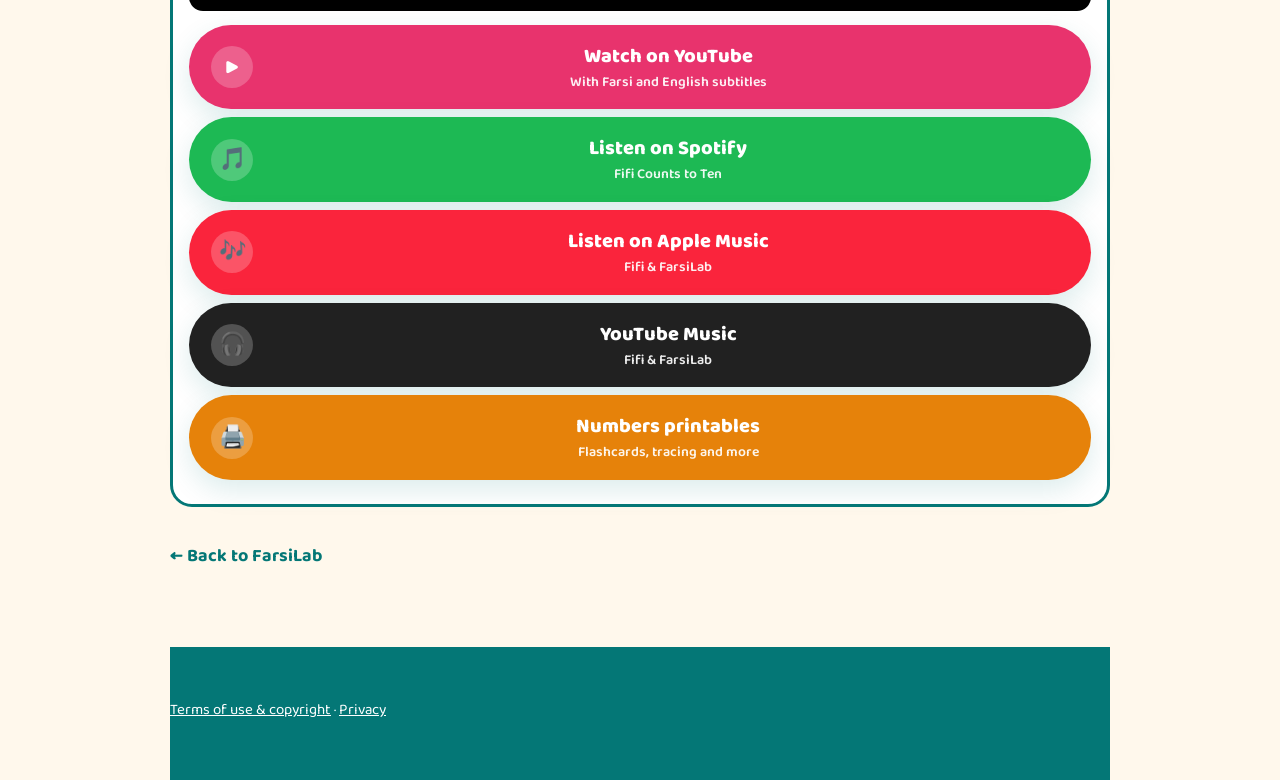
<file: songs.html>
<!DOCTYPE html>
<html lang="en">
<head>
<meta charset="utf-8">
<meta name="viewport" content="width=device-width, initial-scale=1">
<title>Fifi's songs · FarsiLab</title>
<meta name="description" content="Farsi songs for bilingual kids with Fifi the baby gazelle. Watch on YouTube, listen on Spotify and Apple Music.">
<meta property="og:title" content="Fifi's songs · FarsiLab">
<meta property="og:image" content="assets/song_fifi_counts.webp">
<link rel="icon" href="assets/favicon.png">
<link rel="apple-touch-icon" href="assets/apple-touch-icon.png?v=2">
<link rel="manifest" href="manifest.webmanifest?v=2">
<meta name="theme-color" content="#047776">
<link rel="preconnect" href="https://fonts.googleapis.com">
<link rel="preconnect" href="https://fonts.gstatic.com" crossorigin>
<link href="https://fonts.googleapis.com/css2?family=Baloo+2:wght@500;600;700;800&family=Vazirmatn:wght@500;700;900&display=swap" rel="stylesheet">
<link rel="stylesheet" href="styles.css?v=20261122c">
<style>
.song{background:#fff;border:3px solid #047776;border-radius:22px;padding:16px;margin:18px 0;text-align:center}
.song img.cover{width:100%;max-width:360px;border-radius:16px;display:block;margin:0 auto 10px}
.song h3{margin:6px 0 0;color:#047776;font-size:26px}
.song h3 .fa{display:block;font-family:Vazirmatn,sans-serif;direction:rtl;font-size:28px}
.song p{margin:6px 0 12px;color:#555}
.vid{position:relative;padding-top:56.25%;border-radius:14px;overflow:hidden;margin:10px 0 14px;background:#000}
.vid iframe{position:absolute;inset:0;width:100%;height:100%;border:0}
.song .btn{margin:8px 0}
.back{display:inline-block;margin:18px 0 6px;color:#047776;font-weight:700;text-decoration:none}
</style>
</head>
<body>
<div class="wrap">
  <header class="hero">
    <a href="index.html"><img class="logo" src="assets/fifi_logo_full.webp" alt="FarsiLab"></a>
    <h1>Fifi's songs<span class="fa">آهنگ‌های فی‌فی</span></h1>
    <p>Sing along in Farsi! Lyrics in Farsi, Finglish and English on screen.</p>
  </header>

  <section class="song" id="fifi-counts">
    <img class="cover" src="assets/song_fifi_counts.webp" alt="Fifi Counts to Ten song cover">
    <h3><span class="fa">فی‌فی می‌شمره</span>Fifi Counts to Ten</h3>
    <p>Count from 1 to 10 in Farsi with Fifi.</p>
    <div class="vid"><iframe src="https://www.youtube-nocookie.com/embed/dV1qe6AHpTk" title="Fifi Counts to Ten" loading="lazy" allow="accelerometer; encrypted-media; gyroscope; picture-in-picture; fullscreen" allowfullscreen></iframe></div>
    <a class="btn b-yt" href="https://youtu.be/dV1qe6AHpTk" target="_blank" rel="noopener"><span class="ico">▶️</span><span>Watch on YouTube<span class="sub">With Farsi and English subtitles</span></span></a>
    <a class="btn" href="https://open.spotify.com/track/5yW1M160UD5n3ivgkHi6So" target="_blank" rel="noopener" style="background:#1DB954;color:#fff"><span class="ico">🎵</span><span>Listen on Spotify<span class="sub">Fifi Counts to Ten</span></span></a>
    <a class="btn" href="https://music.apple.com/us/artist/fifi-farsilab/6834677055" target="_blank" rel="noopener" style="background:#FA243C;color:#fff"><span class="ico">🎶</span><span>Listen on Apple Music<span class="sub">Fifi &amp; FarsiLab</span></span></a>
    <a class="btn" href="https://music.youtube.com/channel/UCTX5Sup36EHplqUPojcsk4w" target="_blank" rel="noopener" style="background:#212121;color:#fff"><span class="ico">🎧</span><span>YouTube Music<span class="sub">Fifi &amp; FarsiLab</span></span></a>
    <a class="btn b-etsy" href="pack.html?p=numbers"><span class="ico">🖨️</span><span>Numbers printables<span class="sub">Flashcards, tracing and more</span></span></a>
  </section>

  <a class="back" href="index.html">← Back to FarsiLab</a>
  <footer>
    <p><a href="terms.html">Terms of use &amp; copyright</a> · <a href="privacy.html">Privacy</a></p>
  </footer>
</div>
</body>
</html>
</file>
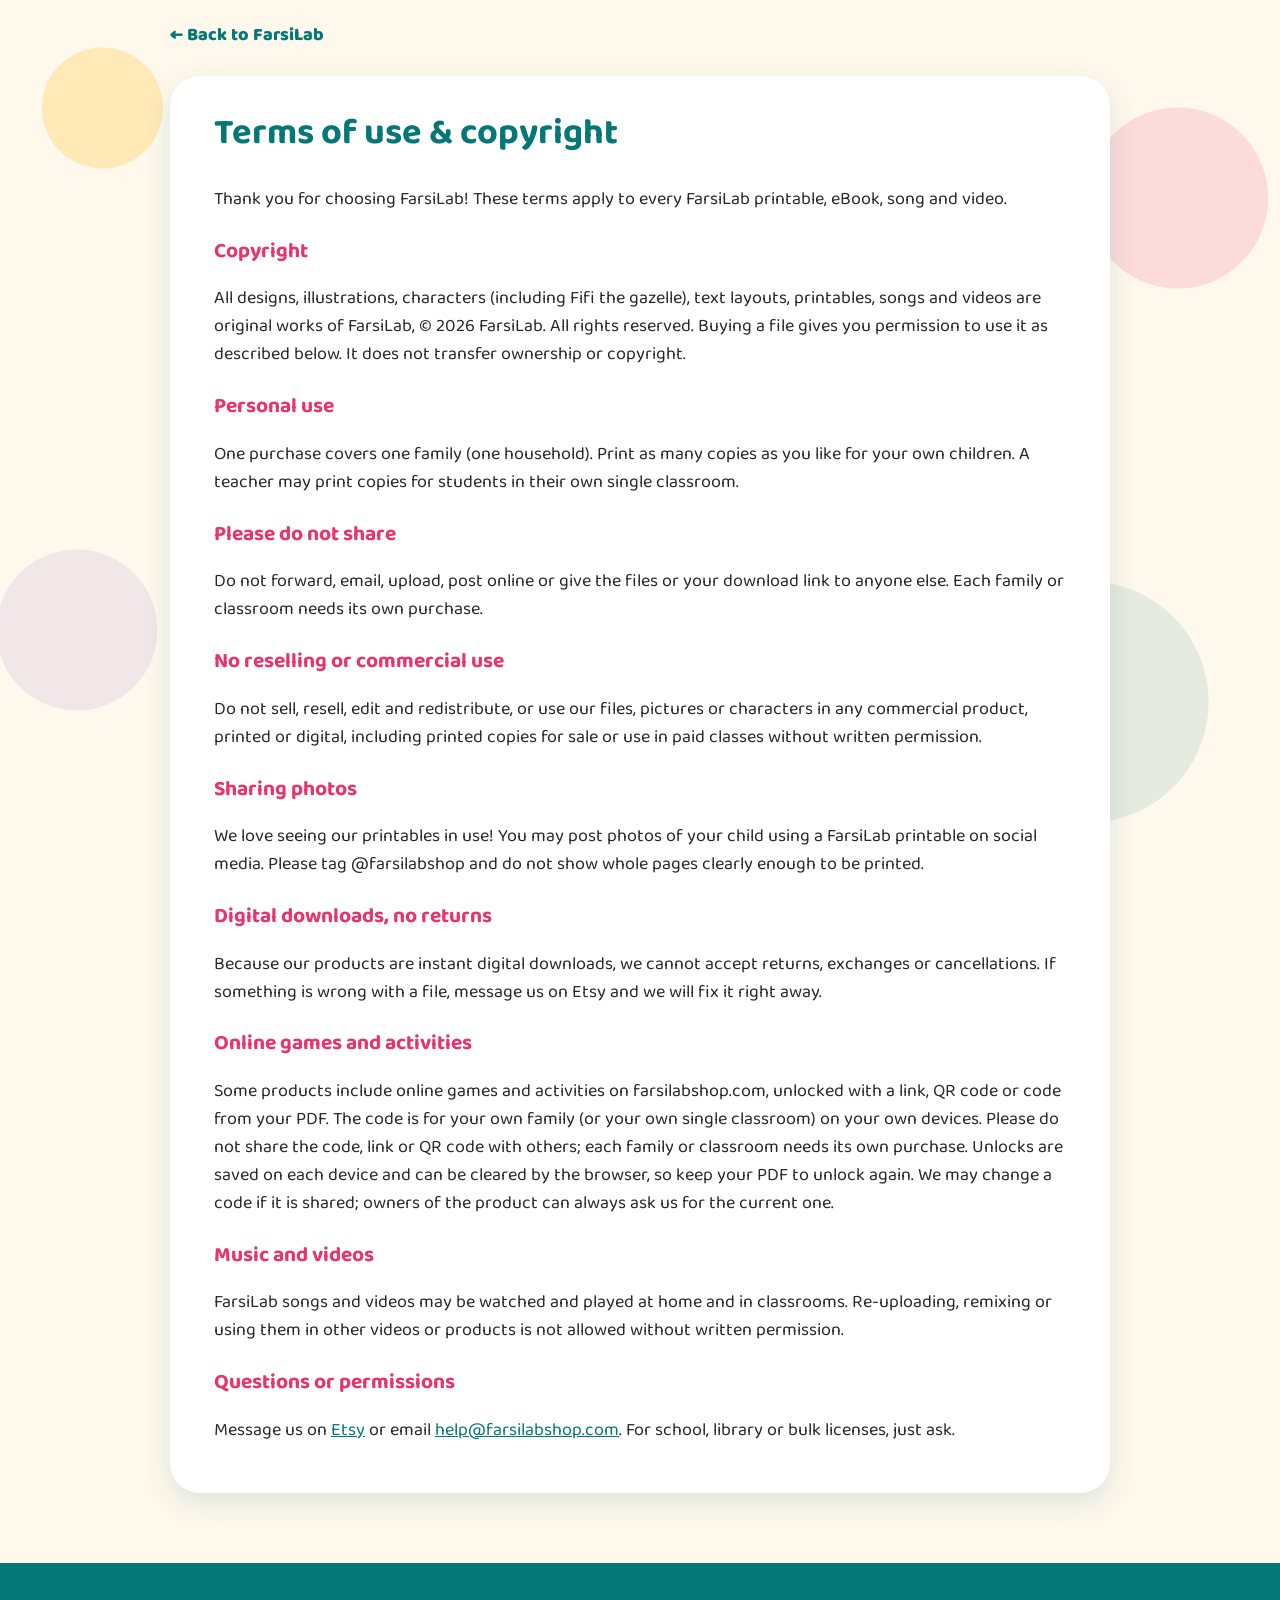
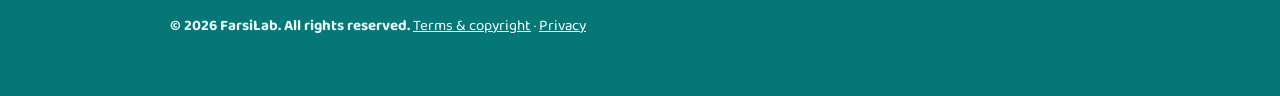
<file: terms.html>
<!DOCTYPE html>
<html lang="en">
<head>
<meta charset="utf-8">
<meta name="viewport" content="width=device-width, initial-scale=1">
<title>Terms of use & copyright · FarsiLab</title>
<meta name="description" content="Farsi learning printables, songs and videos for bilingual kids, with Fifi the baby gazelle. Shop on Etsy, watch on YouTube, follow on Instagram.">
<meta property="og:title" content="FarsiLab · Learn Farsi with Fifi">
<meta property="og:description" content="Farsi printables, songs and videos for bilingual kids.">
<meta property="og:image" content="assets/pack_colors.webp">
<link rel="icon" href="assets/favicon.png">
<link rel="apple-touch-icon" href="assets/apple-touch-icon.png?v=2">
<link rel="manifest" href="manifest.webmanifest?v=2">
<meta name="apple-mobile-web-app-title" content="FarsiLab">
<meta name="theme-color" content="#047776">
<link rel="preconnect" href="https://fonts.googleapis.com">
<link rel="preconnect" href="https://fonts.gstatic.com" crossorigin>
<link href="https://fonts.googleapis.com/css2?family=Baloo+2:wght@500;600;700;800&family=Vazirmatn:wght@500;700;900&display=swap" rel="stylesheet">
<link rel="stylesheet" href="styles.css?v=20261122c">
</head>
<body>
<div class="wrap">
  <a class="back" href="index.html">← Back to FarsiLab</a>
  <div class="doc">
    <h1>Terms of use &amp; copyright</h1>
    <p>Thank you for choosing FarsiLab! These terms apply to every FarsiLab printable, eBook, song and video.</p>
    <h3>Copyright</h3>
    <p>All designs, illustrations, characters (including Fifi the gazelle), text layouts, printables, songs and videos are original works of FarsiLab, © 2026 FarsiLab. All rights reserved. Buying a file gives you permission to use it as described below. It does not transfer ownership or copyright.</p>
    <h3>Personal use</h3>
    <p>One purchase covers one family (one household). Print as many copies as you like for your own children. A teacher may print copies for students in their own single classroom.</p>
    <h3>Please do not share</h3>
    <p>Do not forward, email, upload, post online or give the files or your download link to anyone else. Each family or classroom needs its own purchase.</p>
    <h3>No reselling or commercial use</h3>
    <p>Do not sell, resell, edit and redistribute, or use our files, pictures or characters in any commercial product, printed or digital, including printed copies for sale or use in paid classes without written permission.</p>
    <h3>Sharing photos</h3>
    <p>We love seeing our printables in use! You may post photos of your child using a FarsiLab printable on social media. Please tag @farsilabshop and do not show whole pages clearly enough to be printed.</p>
    <h3>Digital downloads, no returns</h3>
    <p>Because our products are instant digital downloads, we cannot accept returns, exchanges or cancellations. If something is wrong with a file, message us on Etsy and we will fix it right away.</p>
    <h3>Online games and activities</h3>
    <p>Some products include online games and activities on farsilabshop.com, unlocked with a link, QR code or code from your PDF. The code is for your own family (or your own single classroom) on your own devices. Please do not share the code, link or QR code with others; each family or classroom needs its own purchase. Unlocks are saved on each device and can be cleared by the browser, so keep your PDF to unlock again. We may change a code if it is shared; owners of the product can always ask us for the current one.</p>
    <h3>Music and videos</h3>
    <p>FarsiLab songs and videos may be watched and played at home and in classrooms. Re-uploading, remixing or using them in other videos or products is not allowed without written permission.</p>
    <h3>Questions or permissions</h3>
    <p>Message us on <a href="https://www.etsy.com/shop/FarsiLab" target="_blank" rel="noopener">Etsy</a> or email <a href="mailto:help@farsilabshop.com">help@farsilabshop.com</a>. For school, library or bulk licenses, just ask.</p>
  </div>
</div>
<footer><div class="wrap"><p><b>© 2026 FarsiLab. All rights reserved.</b> <a href="terms.html">Terms &amp; copyright</a> · <a href="privacy.html">Privacy</a></p></div></footer>
</body>
</html>
</file>
<file: styles.css>
/* FarsiLab links page. Brand: teal #047776, pink #E8336D, cream #FFF8EC */
:root {
  --teal: #047776; --teal-d: #035e5d; --pink: #E8336D; --orange: #E6820A;
  --purple: #7846C8; --blue: #1E78D2; --green: #469628; --sun: #FFCE54;
  --cream: #FFF8EC; --ink: #282828; --gray: #5f5f5f;
  --radius: 26px; --shadow: 0 10px 28px rgba(4, 119, 118, .14);
}
* { box-sizing: border-box; }
html { scroll-behavior: smooth; }
body {
  margin: 0; color: var(--ink); background: var(--cream);
  font-family: "Baloo 2", "Vazirmatn", system-ui, sans-serif; font-size: 18px; line-height: 1.55;
  background-image:
    radial-gradient(circle at 8% 12%, rgba(255, 206, 84, .35) 0 60px, transparent 61px),
    radial-gradient(circle at 92% 22%, rgba(232, 51, 109, .14) 0 90px, transparent 91px),
    radial-gradient(circle at 85% 78%, rgba(4, 119, 118, .10) 0 120px, transparent 121px),
    radial-gradient(circle at 6% 70%, rgba(120, 70, 200, .10) 0 80px, transparent 81px);
  background-attachment: fixed;
}
.fa { font-family: "Vazirmatn", sans-serif; direction: rtl; unicode-bidi: isolate; }
a { color: var(--teal); }
.wrap { max-width: 980px; margin: 0 auto; padding: 0 20px; }

/* Hero */
.hero { text-align: center; padding: 34px 0 10px; }
.hero .logo { width: min(330px, 70vw); }
.hero h1 { margin: 6px 0 0; font-size: clamp(34px, 6vw, 54px); color: var(--teal); line-height: 1.1; font-weight: 800; }
.hero h1 .fa { display: block; font-size: .8em; color: var(--pink); font-weight: 900; margin-top: 6px; }
.hero p.lead { max-width: 640px; margin: 12px auto 0; color: var(--gray); font-size: 20px; }
.fifi-hero { width: min(240px, 52vw); margin-top: 6px; animation: bounce 2.6s ease-in-out infinite; }
@keyframes bounce { 0%, 100% { transform: translateY(0) rotate(-1deg); } 50% { transform: translateY(-12px) rotate(1deg); } }
.bubble {
  display: inline-block; background: #fff; border: 4px solid var(--teal); border-radius: 22px;
  padding: 8px 18px; font-weight: 700; color: var(--teal); position: relative; margin-top: 4px;
}
.bubble .fa { color: var(--pink); margin-left: 8px; }

/* Link buttons */
.links { display: grid; gap: 14px; max-width: 560px; margin: 26px auto 0; }
.btn {
  display: flex; align-items: center; gap: 14px; text-decoration: none; color: #fff; font-weight: 800; font-size: 20px;
  padding: 16px 22px; border-radius: 999px; box-shadow: var(--shadow); transition: transform .15s, box-shadow .15s;
}
.btn:hover { transform: translateY(-3px) scale(1.01); box-shadow: 0 14px 30px rgba(0, 0, 0, .16); }
.btn .ico { width: 42px; height: 42px; border-radius: 50%; background: rgba(255, 255, 255, .22); display: grid; place-items: center; font-size: 22px; flex: none; }
.btn .sub { display: block; font-size: 14px; font-weight: 600; opacity: .92; }
.btn > span:nth-child(2) { flex: 1; }
.btn .fa { font-size: 17px; }
.b-news { background: var(--teal); }
.b-etsy { background: var(--orange); } .b-yt { background: var(--pink); } .b-ig { background: var(--purple); }
.b-play { background: var(--green); } .b-fb { background: var(--blue); } .b-tg { background: #229ED9; }
.b-soon { background: #fff; color: var(--gray); border: 3px dashed #c8c8c8; box-shadow: none; cursor: default; }
.b-soon:hover { transform: none; box-shadow: none; }
.b-soon .ico { background: #f1efe9; }
.soon-grid { display: grid; grid-template-columns: repeat(2, 1fr); gap: 10px; }
.soon-grid .btn { font-size: 16px; padding: 12px 14px; }
.soon-grid .btn .ico { width: 34px; height: 34px; font-size: 18px; }

/* Sections */
section { margin: 56px 0; }
h2 { text-align: center; font-size: clamp(28px, 4.5vw, 40px); color: var(--teal); margin: 0 0 6px; font-weight: 800; }
h2 .fa { display: block; color: var(--pink); font-size: .7em; }
.center { text-align: center; }

/* Packs */
.packs { display: grid; grid-template-columns: repeat(auto-fit, minmax(240px, 1fr)); gap: 18px; margin-top: 22px; }
.pack { background: #fff; border-radius: var(--radius); overflow: hidden; box-shadow: var(--shadow); text-decoration: none; color: var(--ink); transition: transform .15s; }
.pack:hover { transform: translateY(-4px) rotate(-.4deg); }
.pack img { width: 100%; display: block; aspect-ratio: 1 / .925; object-fit: cover; }
.pack div { padding: 12px 16px 16px; font-weight: 800; color: var(--teal); }
.pack div span { display: block; font-weight: 600; color: var(--gray); font-size: 15px; }
.pack div em { display: inline-block; margin-top: 8px; font-style: normal; font-size: 15px; color: #fff; background: var(--pink); border-radius: 999px; padding: 3px 14px; }

/* Newsletter */
.signup {
  background: #fff; border: 5px solid var(--sun); border-radius: 34px; padding: 30px 26px; box-shadow: var(--shadow);
  display: grid; grid-template-columns: 1fr 280px; gap: 18px; align-items: center;
}
.signup h2 { text-align: left; }
.signup img { width: 280px; }
.signup form { display: flex; gap: 10px; flex-wrap: wrap; margin-top: 12px; }
.signup input[type=email] { flex: 1 1 240px; font: inherit; padding: 14px 18px; border-radius: 999px; border: 3px solid var(--teal); }
.signup button { font: inherit; font-weight: 800; background: var(--pink); color: #fff; border: 0; border-radius: 999px; padding: 14px 26px; cursor: pointer; }
.signup small { display: block; color: var(--gray); margin-top: 10px; font-size: 14px; }
.note { margin-top: 10px; font-weight: 700; color: var(--teal); }

/* Features */
.feat { display: grid; grid-template-columns: repeat(auto-fit, minmax(150px, 1fr)); gap: 10px; margin-top: 18px; }
.feat div { padding: 6px 8px; text-align: center; color: var(--gray); font-weight: 600; font-size: 16px; }
.feat b { display: block; font-size: 30px; }

/* Footer */
footer { background: var(--teal); color: #e9fbfa; margin-top: 70px; padding: 34px 0 40px; font-size: 15px; }
footer a { color: #fff; }
footer .row { display: flex; flex-wrap: wrap; gap: 26px; justify-content: space-between; align-items: flex-start; }
footer .qr { width: 130px; background: #fff; border-radius: 16px; padding: 8px; }
footer p { margin: 6px 0; max-width: 620px; }

/* Text pages */
.doc { background: #fff; border-radius: 30px; padding: 30px clamp(18px, 4vw, 44px); box-shadow: var(--shadow); margin-top: 26px; }
.doc h1 { color: var(--teal); margin-top: 0; }
.doc h3 { color: var(--pink); margin-bottom: 4px; }
.back { display: inline-block; margin-top: 22px; font-weight: 800; text-decoration: none; }

/* Pack page */
.back.top { margin-top: 18px; }
.pack-page h1 { margin-bottom: 0; }
.pack-fa { color: var(--pink); font-weight: 900; font-size: 24px; margin: 0; text-align: left; direction: rtl; }
.pack-page .lead { font-size: 20px; color: var(--gray); }
.pack-page ul { padding-left: 22px; }
.pack-page li { margin: 4px 0; }
.buy { max-width: 460px; margin: 18px 0 8px; }
.buy #price { background: rgba(255,255,255,.22); border-radius: 999px; padding: 2px 12px; }
.samples-h { margin-top: 34px; }
.small { font-size: 15px; color: var(--gray); }
.samples { display: grid; gap: 16px; margin-top: 12px; }
.samples img { width: 100%; border-radius: 18px; box-shadow: var(--shadow); -webkit-user-select: none; user-select: none; -webkit-touch-callout: none; }

@media (max-width: 640px) {
  .signup { grid-template-columns: 1fr; text-align: center; }
  .signup h2 { text-align: center; }
  .signup img { margin: 0 auto; width: 240px; }
}
@media (prefers-reduced-motion: reduce) { .fifi-hero { animation: none; } }

.hero-cta { max-width: 560px; margin: 18px auto 6px; text-align: left; }
@media (max-width: 640px) {
  .hero { padding-top: 14px; }
  .hero .logo { width: min(200px, 52vw); }
  .hero h1 { font-size: 30px; }
  .hero p.lead { font-size: 17px; }
  .hero-cta { margin-top: 14px; }
}

/* Kit signup form: show the whole email on phones */
.formkit-form[data-uid="0d43b7cd46"] { max-width: 100% !important; }
.formkit-form[data-uid="0d43b7cd46"] .formkit-input {
  font-size: 16px !important;
  padding: 12px 14px !important;
  width: 100% !important;
  min-width: 0 !important;
  box-sizing: border-box !important;
}
@media (max-width: 600px) {
  .formkit-form[data-uid="0d43b7cd46"] [data-style="clean"],
  .formkit-form[data-uid="0d43b7cd46"] .formkit-column { padding: 16px 10px !important; }
}

/* ===== Home v3 (Nov 22, 2026): compact hero, shop first, grouped link tiles ===== */
.wrap.wide { max-width: 1140px; }
.hero3 { display: grid; grid-template-columns: 1.4fr 1fr; align-items: center; gap: 24px; padding: 22px 0 0; }
.hero3 .logo { width: 190px; height: auto; display: block; margin: 0 0 -8px -10px; }
.hero3 h1 { margin: 0; font-size: clamp(30px, 5vw, 54px); color: var(--teal); line-height: 1.08; font-weight: 800; }
.hero3 h1 .fa { display: block; font-size: .7em; color: var(--pink); font-weight: 900; margin-top: 8px; line-height: 1.5; }
.hero3 .lead { color: var(--gray); font-size: 19px; margin: 8px 0 0; max-width: 560px; }
.cta-row { display: flex; gap: 12px; flex-wrap: wrap; margin-top: 18px; }
.cta { display: inline-flex; align-items: center; justify-content: center; gap: 8px; min-height: 52px; text-decoration: none; color: #fff; font-weight: 800; font-size: 19px; padding: 10px 26px; border-radius: 999px; box-shadow: var(--shadow); transition: transform .15s, box-shadow .15s; }
.cta:hover { transform: translateY(-3px); box-shadow: 0 14px 30px rgba(0,0,0,.16); }
.cta:focus-visible, .prod:focus-visible, .tile:focus-visible { outline: 4px solid var(--sun); outline-offset: 3px; }
.cta-shop { background: #D42A60; } .cta-free { background: var(--teal); }
.trust { list-style: none; display: flex; flex-wrap: wrap; gap: 4px 18px; padding: 0; margin: 14px 0 0; color: var(--teal-d); font-weight: 700; font-size: 16px; }
.trust li::before { content: "✓"; color: var(--pink); font-weight: 900; margin-right: 6px; }
.hero-fifi { text-align: center; position: relative; }
.hero-fifi .fifi-hero { width: min(300px, 100%); height: auto; }
.hero-fifi .bubble { position: relative; display: inline-block; margin: 0 0 14px; border-width: 3px; font-size: 17px; padding: 6px 16px; }
.hero-fifi .bubble::after { content: ""; position: absolute; left: 50%; bottom: -13px; width: 18px; height: 18px; background: #fff; border-right: 3px solid var(--teal); border-bottom: 3px solid var(--teal); transform: translateX(-50%) rotate(45deg); }
.hero-fifi .bubble .fa { display: block; margin: 0; }

#shop { margin-top: 26px; scroll-margin-top: 12px; }
.sub-h { color: var(--gray); margin: 0; font-size: 17px; }
.prods { display: grid; grid-template-columns: repeat(5, 1fr); gap: 16px; margin-top: 20px; }
.prod { background: #fff; border-radius: 22px; overflow: hidden; box-shadow: var(--shadow); text-decoration: none; color: var(--ink); display: flex; flex-direction: column; transition: transform .15s, box-shadow .15s; border: 2px solid transparent; }
.prod:hover { transform: translateY(-4px); box-shadow: 0 16px 34px rgba(4,119,118,.22); border-color: #f6c7d6; }
.prod img { width: 100%; height: auto; aspect-ratio: 1; object-fit: cover; display: block; background: #fdf3e3; }
.prod div { padding: 10px 14px 14px; display: flex; flex-direction: column; flex: 1; }
.prod b { color: var(--teal); font-size: 17px; line-height: 1.25; }
.prod .fa { color: var(--pink); font-weight: 700; font-size: 15px; text-align: left; margin-top: 2px; }
.prod .d { color: var(--gray); font-size: 14px; font-weight: 600; line-height: 1.35; margin-top: 2px; }
.buyrow { display: flex; flex-direction: column; align-items: stretch; gap: 8px; margin-top: auto; padding-top: 10px; }
.price { font-weight: 800; color: var(--ink); font-size: 20px; line-height: 1; }
.prod em { font-style: normal; font-weight: 800; font-size: 15px; color: #fff; background: #D42A60; border-radius: 999px; min-height: 44px; display: flex; align-items: center; justify-content: center; padding: 0 12px; }
.prod:hover em { background: #B91F50; }

.soon-h { text-align: center; color: var(--gray); font-size: 22px; margin: 32px 0 0; }
.soon-h .fa { margin-left: 8px; color: var(--pink); }
.soons { display: grid; grid-template-columns: repeat(3, 1fr); gap: 14px; margin-top: 12px; max-width: 900px; margin-left: auto; margin-right: auto; }
.soonc { background: rgba(255,255,255,.6); border: 2px dashed #d6d2c8; border-radius: 20px; display: flex; align-items: center; gap: 12px; padding: 10px; }
.soonc img { width: 76px; height: 76px; object-fit: cover; border-radius: 12px; filter: saturate(.55); opacity: .85; flex: none; }
.soonc b { display: block; color: var(--gray); font-size: 16px; line-height: 1.2; }
.soonc .fa { display: block; text-align: left; color: #8a7f76; font-size: 14px; }
.soonc .tag { display: inline-block; margin-top: 4px; font-size: 12px; font-weight: 800; letter-spacing: .03em; text-transform: uppercase; color: #9a5a00; }

.feat2 { display: grid; grid-template-columns: repeat(4, 1fr); gap: 14px; margin: 46px 0; background: #fff; border-radius: 28px; padding: 18px 16px; box-shadow: var(--shadow); }
.feat2 div { display: flex; align-items: center; gap: 10px; }
.feat2 img { height: 72px; width: 72px; object-fit: contain; flex: none; }
.feat2 p { margin: 0; }
.feat2 b { display: block; color: var(--teal); font-size: 17px; line-height: 1.2; }
.feat2 span { color: var(--gray); font-size: 14px; font-weight: 600; line-height: 1.3; display: block; }

.groups { display: grid; grid-template-columns: 3fr 4fr 3fr; gap: 16px; margin-top: 18px; }
.group h3 { margin: 0 0 8px; font-size: 15px; letter-spacing: .04em; text-transform: uppercase; color: var(--gray); text-align: center; }
.tiles { display: grid; gap: 10px; }
.tiles.n3 { grid-template-columns: repeat(3, 1fr); } .tiles.n4 { grid-template-columns: repeat(4, 1fr); }
.tile { background: #fff; color: var(--ink); text-decoration: none; border-radius: 18px; position: relative; overflow: hidden; padding: 13px 4px 10px; min-height: 44px; text-align: center; box-shadow: 0 6px 16px rgba(4,119,118,.12); transition: transform .15s; display: flex; flex-direction: column; align-items: center; justify-content: flex-start; }
.tile::before { content: ""; position: absolute; left: 0; right: 0; top: 0; height: 5px; background: var(--c); }
.tile:hover { transform: translateY(-3px); }
.tile img { height: 54px; width: 54px; object-fit: contain; }
@media (min-width: 1001px) { .tile { min-height: 132px; } }
.tile b { font-size: 14px; margin-top: 4px; line-height: 1.15; }
.tile .fa { font-size: 12px; color: var(--gray); line-height: 1.5; }

#news { margin-top: 46px; }
.signup { grid-template-columns: 1fr 220px; max-width: 980px; margin: 0 auto; }
.signup img { width: 220px; height: auto; }

@media (max-width: 1000px) {
  .prods { grid-template-columns: repeat(3, 1fr); }
  .groups { grid-template-columns: 1fr; max-width: 560px; margin-left: auto; margin-right: auto; }
  .feat2 { grid-template-columns: repeat(2, 1fr); }
}
@media (max-width: 640px) {
  .wrap.wide { padding: 0 14px; }
  .hero3 { grid-template-columns: 1fr 112px; gap: 0 8px; padding-top: 8px; }
  .hero3 .hero-text { display: contents; }
  .hero3 .logo { grid-column: 1 / -1; width: 108px; margin: 0 auto -6px; }
  .hero3 h1 { grid-column: 1; grid-row: 2; font-size: 28px; }
  .hero3 h1 .fa { font-size: 19px; margin-top: 4px; white-space: nowrap; }
  .hero-fifi { grid-column: 2; grid-row: 2; }
  .hero-fifi .bubble { display: none; }
  .hero-fifi .fifi-hero { width: 112px; }
  .hero3 .lead, .cta-row, .trust { grid-column: 1 / -1; }
  .hero3 .lead { font-size: 16px; margin-top: 6px; line-height: 1.45; }
  .cta-row { flex-wrap: nowrap; gap: 8px; margin-top: 12px; }
  .cta { flex: 1 1 0; font-size: 16px; padding: 8px 10px; min-height: 50px; white-space: nowrap; }
  .trust { justify-content: center; font-size: 14px; gap: 2px 12px; margin-top: 10px; }
  #shop { margin-top: 22px; }
  h2 { font-size: 27px; }
  .sub-h { display: none; }
  .prods { grid-template-columns: repeat(2, 1fr); gap: 12px; margin-top: 14px; }
  .prod { border-radius: 18px; }
  .prod div { padding: 8px 10px 10px; }
  .prod b { font-size: 15px; } .prod .fa { font-size: 14px; } .prod .d { font-size: 13px; }
  .price { font-size: 18px; } .prod em { font-size: 14px; }
  .prod:last-child:nth-child(odd) { grid-column: 1 / -1; flex-direction: row; }
  .prod:last-child:nth-child(odd) img { width: calc(50% - 6px); flex: none; }
  .soons { grid-template-columns: repeat(3, 1fr); gap: 8px; }
  .soonc { flex-direction: column; align-items: stretch; text-align: center; gap: 6px; padding: 6px 6px 8px; border-radius: 16px; }
  .soonc img { width: 100%; height: auto; aspect-ratio: 640 / 592; }
  .soonc b { font-size: 13px; } .soonc .fa { text-align: center; font-size: 12px; } .soonc .tag { font-size: 10px; }
  .feat2 { grid-template-columns: 1fr 1fr; gap: 12px 8px; padding: 14px 10px; margin: 34px 0; border-radius: 22px; }
  .feat2 div { gap: 6px; } .feat2 img { width: 48px; height: 48px; }
  .feat2 b { font-size: 15px; } .feat2 span { font-size: 12.5px; }
  .tiles { gap: 8px; }
  .tile { border-radius: 14px; padding: 10px 2px 8px; }
  .tile img { width: 44px; height: 44px; }
  .tile b { font-size: 13px; }
  .tile .fa { font-size: 11px; }
  .groups { gap: 14px; }
  .group h3 { font-size: 13px; margin-bottom: 6px; }
  #news { margin-top: 36px; }
  .signup { grid-template-columns: 1fr; padding: 22px 14px; text-align: center; }
  .signup img { order: -1; width: 92px; margin: 0 auto -6px; }
  .signup h2 { text-align: center; }
  footer .qr, footer .qr + p { display: none; }
}
footer p a { display: inline-block; padding: 12px 0; }
.signup small a { display: inline-block; padding: 12px 2px; margin: -12px 0; }
</file>
<file: play.css>
/* FarsiLab Play page: locked and unlocked games and activities */
.play-hero { padding-top: 10px; }
.how { max-width: 640px; margin: 16px auto 0; background: #fff; border-left: 8px solid var(--sun); border-radius: 18px; padding: 12px 16px; color: var(--gray); font-size: 16px; }
.how b { color: var(--teal); }
.toast { max-width: 640px; margin: 14px auto 0; border-radius: 18px; padding: 12px 16px; font-weight: 800; text-align: center; }
.toast.ok { background: #e3f4e0; color: #2c6b17; }
.toast.bad { background: #fde7ea; color: #b3261e; }

.play-grid { display: grid; grid-template-columns: repeat(auto-fit, minmax(270px, 1fr)); gap: 20px; margin-top: 22px; }
.pcard { background: #fff; border-radius: var(--radius); overflow: hidden; box-shadow: var(--shadow); display: flex; flex-direction: column; }
.tile { position: relative; aspect-ratio: 16 / 9; display: grid; place-items: center; background: var(--bg, #e6f3f2); overflow: hidden; }
.tile .art { font-family: "Vazirmatn", sans-serif; font-weight: 900; font-size: 84px; line-height: 1; color: var(--teal); direction: rtl; }
.tile .blobs { display: grid; grid-template-columns: repeat(3, 54px); gap: 10px; direction: rtl; }
.tile .blobs i { width: 54px; height: 54px; background: var(--c); border-radius: 47% 53% 44% 56% / 55% 46% 54% 45%; box-shadow: inset -5px -6px 0 rgba(0,0,0,.12); }
.tile .kind { position: absolute; top: 12px; left: 12px; background: var(--pink); color: #fff; font-weight: 800; font-size: 14px; border-radius: 999px; padding: 2px 14px; }
.tile .lock { position: absolute; inset: 0; display: grid; place-items: center; background: rgba(40, 40, 40, .45); }
.tile .lock span { width: 76px; height: 76px; border-radius: 50%; background: #fff; display: grid; place-items: center; font-size: 38px; box-shadow: 0 6px 16px rgba(0,0,0,.25); }
.pcard.open .tile .lock { display: none; }
.pbody { padding: 14px 18px 18px; display: flex; flex-direction: column; gap: 8px; flex: 1; }
.pbody h3 { margin: 0; color: var(--teal); font-size: 22px; font-weight: 800; line-height: 1.2; }
.pbody h3 .fa { display: block; color: var(--pink); font-size: 19px; font-weight: 900; }
.pbody p { margin: 0; color: var(--gray); font-size: 16px; }
.state { font-weight: 800; font-size: 15px; }
.state.locked { color: var(--gray); } .state.unlocked { color: #2c6b17; }
.pbtn { display: block; width: 100%; text-align: center; text-decoration: none; font: inherit; font-weight: 800; font-size: 19px; border-radius: 999px; padding: 13px 18px; min-height: 54px; cursor: pointer; border: 3px solid transparent; }
.pbtn.etsy { background: var(--orange); color: #fff; }
.pbtn.code { background: #fff; color: var(--teal); border-color: var(--teal); }
.pbtn.go { background: var(--teal); color: #fff; font-size: 22px; }
.pbtn:disabled { opacity: .6; cursor: default; }
.codebox { display: grid; gap: 8px; }
.codebox input { font: inherit; font-weight: 800; font-size: 20px; text-align: center; letter-spacing: 2px; text-transform: uppercase; padding: 12px 14px; border-radius: 999px; border: 3px solid var(--teal); width: 100%; }
.codebox .err { color: #b3261e; font-weight: 700; font-size: 15px; text-align: center; min-height: 20px; }
.actions { display: grid; gap: 10px; margin-top: auto; padding-top: 6px; }

/* Full-screen player */
.player { position: fixed; inset: 0; z-index: 50; background: var(--cream); display: flex; flex-direction: column; }
.player[hidden] { display: none; }
.player-bar { display: flex; align-items: center; gap: 12px; padding: 8px 12px; background: var(--teal); color: #fff; font-weight: 800; }
.player-bar button { font: inherit; font-weight: 800; font-size: 17px; background: #fff; color: var(--teal); border: 0; border-radius: 999px; padding: 8px 16px; min-height: 44px; cursor: pointer; }
.player-bar span { white-space: nowrap; overflow: hidden; text-overflow: ellipsis; }
.player iframe { flex: 1; width: 100%; border: 0; background: var(--cream); }
body.playing { overflow: hidden; }
.codebox[hidden], .pbtn[hidden] { display: none; }
.state.soon { color: var(--orange); font-size: 17px; }
.how[hidden] { display: none; }

/* Add to home screen guide */
.install { max-width: 640px; margin: 26px auto 0; background: #fff; border-radius: 26px; box-shadow: var(--shadow); overflow: hidden; }
.install summary { list-style: none; display: flex; align-items: center; gap: 14px; cursor: pointer; padding: 16px 20px; background: var(--teal); color: #fff; font-weight: 800; font-size: 19px; }
.install summary::-webkit-details-marker { display: none; }
.install summary::after { content: "▾"; margin-left: auto; font-size: 22px; transition: transform .2s; }
.install[open] summary::after { transform: rotate(180deg); }
.install .ico { width: 42px; height: 42px; border-radius: 50%; background: rgba(255,255,255,.22); display: grid; place-items: center; font-size: 22px; flex: none; }
.install .sub { display: block; font-size: 14px; font-weight: 600; opacity: .92; }
.install .steps { padding: 6px 22px 20px; }
.install h3 { color: var(--pink); margin: 16px 0 4px; font-size: 19px; }
.install ol { margin: 0; padding-left: 22px; }
.install li { margin: 6px 0; }
.install .key { display: inline-block; background: #f1efe9; border-radius: 8px; padding: 0 6px; }
.install p { margin: 8px 0 0; }
.standalone .install { display: none; }

/* Unlock box and QR scanner */
.unlock-row { display: grid; grid-template-columns: 1fr 1fr; gap: 10px; margin-top: 12px; }
.unlock-row .pbtn { font-size: 17px; padding: 10px 8px; }
#anyCode { margin-top: 10px; }
.how .codebox[hidden] { display: none; }
.scanner { position: fixed; inset: 0; z-index: 60; background: rgba(0,0,0,.75); display: grid; place-items: center; padding: 16px; }
.scanner[hidden] { display: none; }
.scan-box { width: min(420px, 100%); background: #fff; border-radius: 26px; padding: 14px; display: grid; gap: 10px; }
.scan-head { display: flex; align-items: center; justify-content: space-between; color: var(--teal); font-size: 18px; }
.scan-head button { font-size: 22px; width: 44px; height: 44px; border-radius: 50%; border: 0; background: #f1efe9; cursor: pointer; }
.scan-view { position: relative; aspect-ratio: 1; background: #222; border-radius: 18px; overflow: hidden; }
.scan-view video { width: 100%; height: 100%; object-fit: cover; }
.scan-frame { position: absolute; inset: 18%; border: 4px solid var(--sun); border-radius: 18px; box-shadow: 0 0 0 999px rgba(0,0,0,.25); }
.scan-msg { margin: 0; text-align: center; font-weight: 700; color: var(--gray); }
.scan-msg.bad { color: #b3261e; } .scan-msg.ok { color: #2c6b17; }
.scan-photo { cursor: pointer; }
</file>
